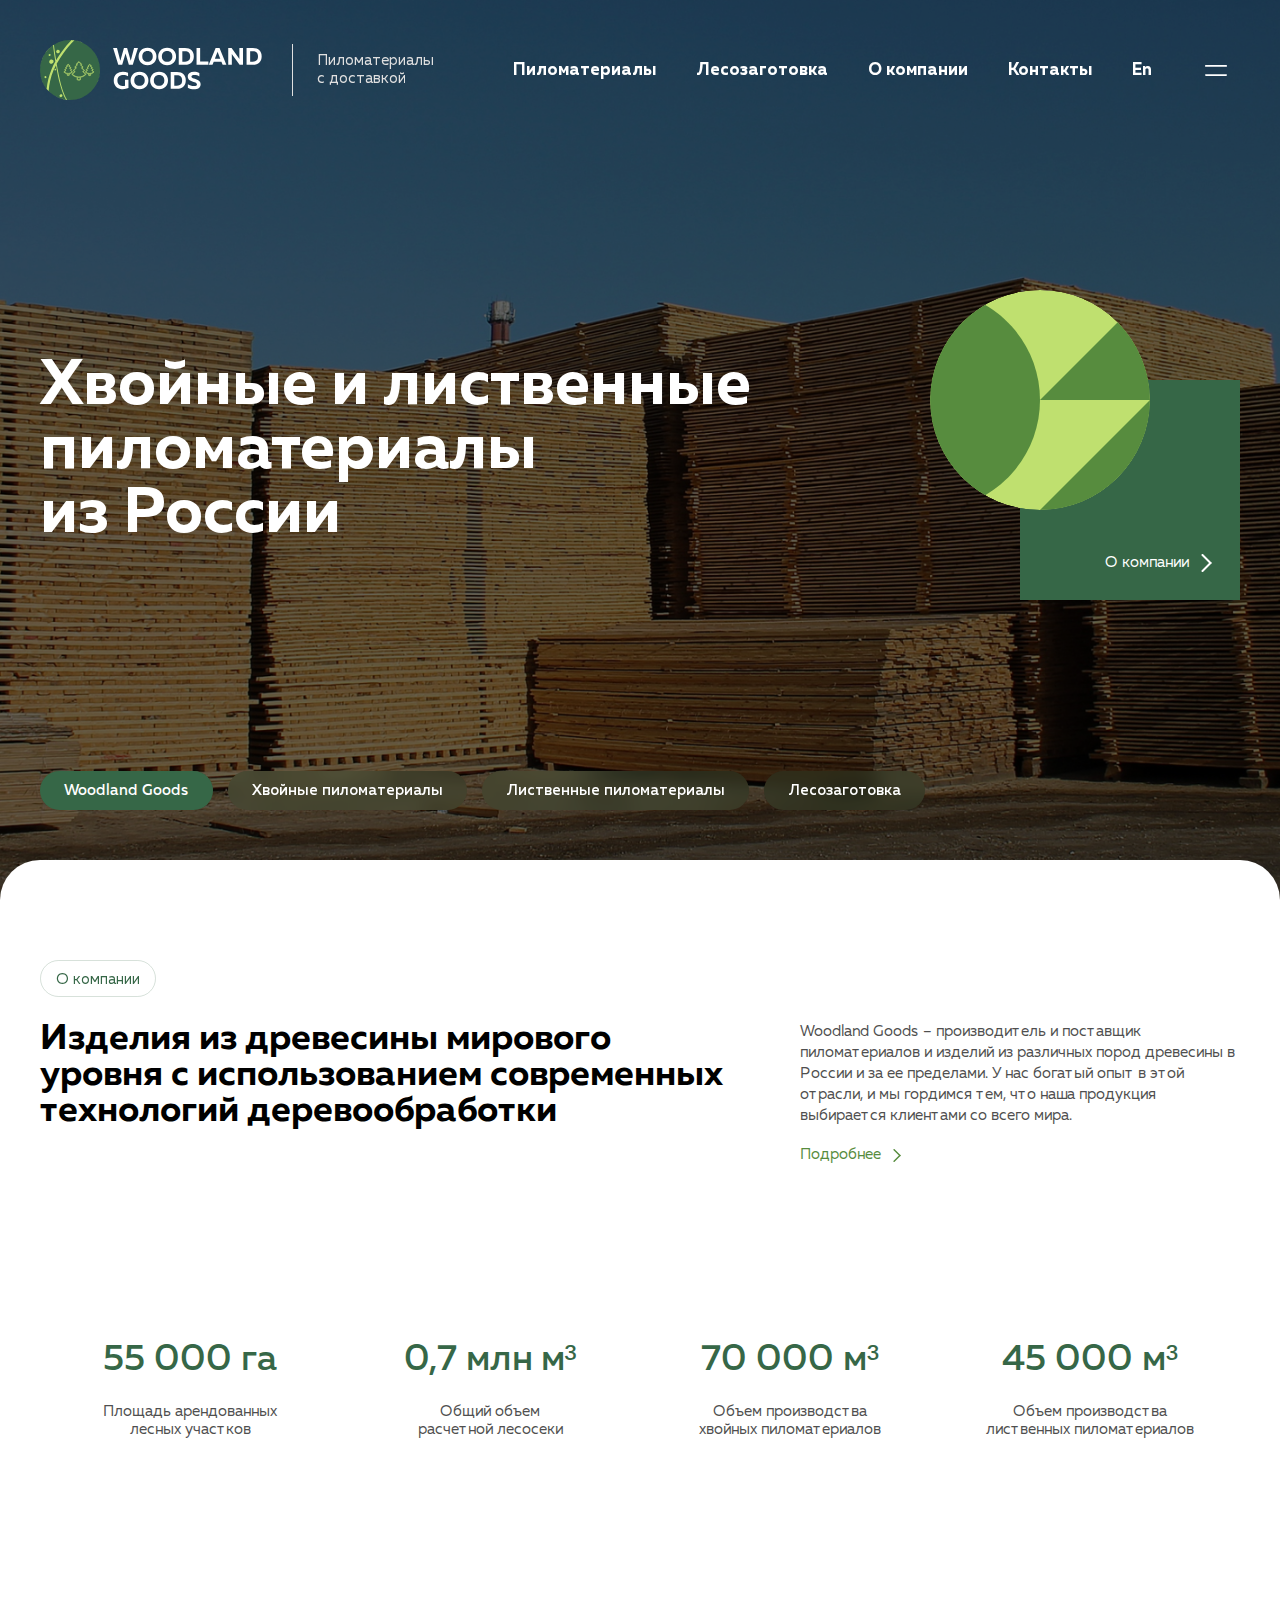
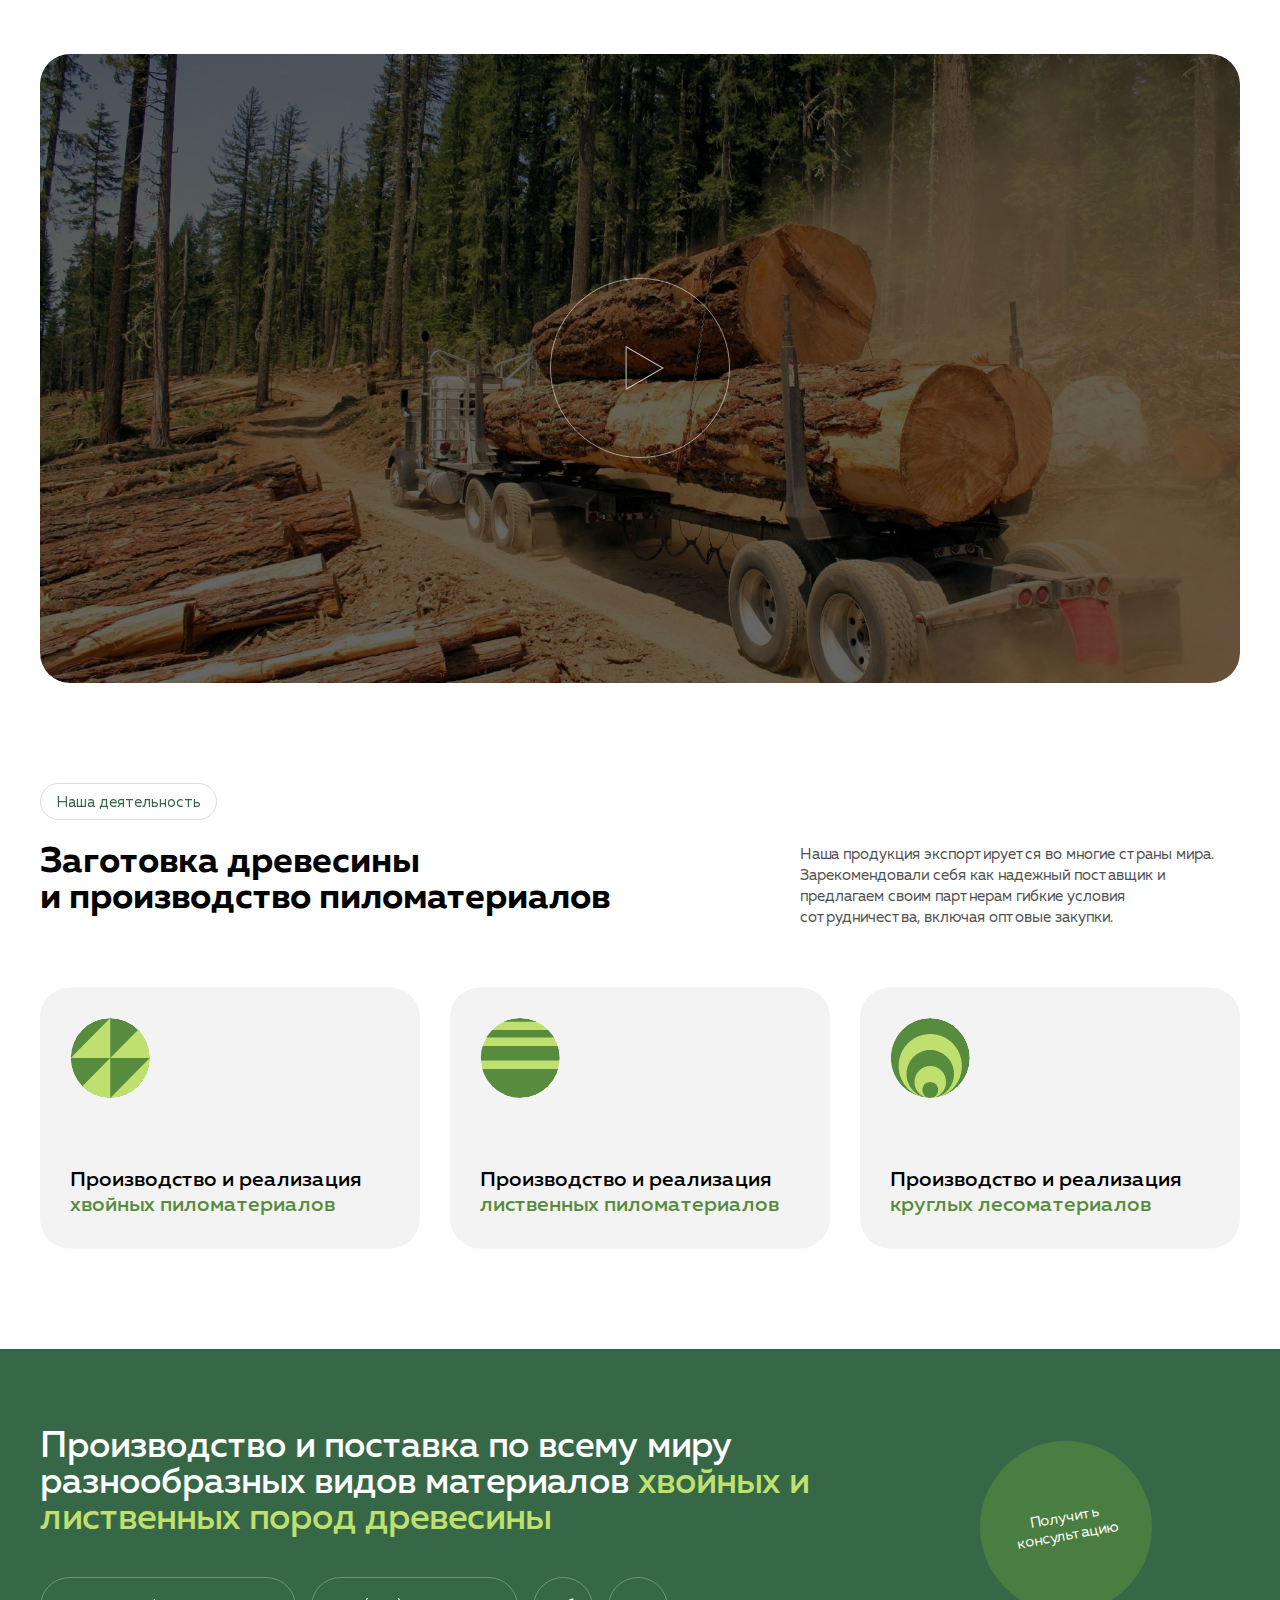
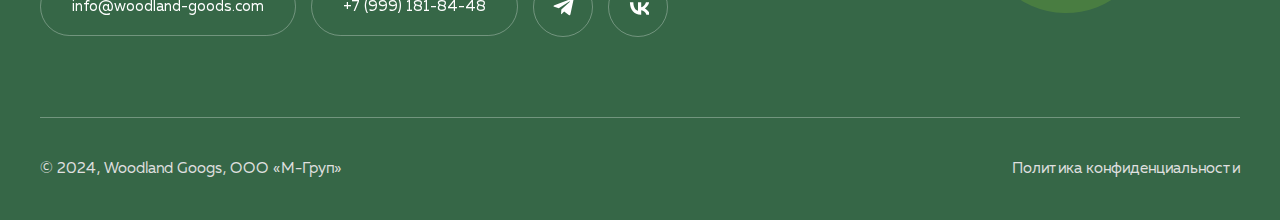
<file: index.html>
<!DOCTYPE html>
<html lang="ru">
	<head>
		<meta http-equiv="Content-Type" content="text/html; charset=utf-8">

		<!-- Adapting the page for mobile devices -->
		<meta name="viewport" content="width=device-width, initial-scale=1, maximum-scale=1">

		<!-- Prohibition of phone number recognition -->
		<meta name="format-detection" content="telephone=no">
		<meta name="SKYPE_TOOLBAR" content ="SKYPE_TOOLBAR_PARSER_COMPATIBLE">

		<!-- Page title -->
		<title>Заголовок страницы</title>

		<!-- Meta description -->
		<meta name="description" content="">

		<!-- Meta Keywords -->
		<meta name="keywords" content="">

		<!-- Changing the color of the mobile browser panel -->
		<meta name="msapplication-TileColor" content="#366747">
		<meta name="theme-color" content="#366747">

		<!-- Connecting style files -->
		<link rel="stylesheet" href="css/swiper-bundle.min.css" async>
		<link rel="stylesheet" href="css/swiper.css" async>
		<link rel="stylesheet" href="css/fancybox.css" async>
		<link rel="stylesheet" href="css/styles.css" async>

		<link rel="stylesheet" href="css/response_1899.css" media="print, (max-width: 1899px)" async>
		<link rel="stylesheet" href="css/response_1439.css" media="print, (max-width: 1439px)" async>
		<link rel="stylesheet" href="css/response_1279.css" media="print, (max-width: 1279px)" async>
		<link rel="stylesheet" href="css/response_1023.css" media="print, (max-width: 1023px)" async>
		<link rel="stylesheet" href="css/response_767.css" media="print, (max-width: 767px)" async>
		<link rel="stylesheet" href="css/response_479.css" media="(max-width: 479px)" async>
	</head>

	<body>
		<div class="wrap">
			<div class="main">
				<header>
					<div class="cont row">
						<div class="logo">
							<img src="images/logo.svg" alt="">
						</div>

						<div class="slogan">Пиломатериалы<br> с доставкой</div>

						<nav class="menu row">
							<div class="menu_item">
								<a href="/">Пиломатериалы</a>
							</div>

							<div class="menu_item">
								<a href="/">Лесозаготовка</a>
							</div>

							<div class="menu_item">
								<a href="/">О компании</a>
							</div>

							<div class="menu_item">
								<a href="/">Контакты</a>
							</div>
						</nav>

						<div class="langs">
							<a href="/">En</a>
						</div>

						<button class="menu_btn">
							<svg class="icon"><use xlink:href="images/sprite.svg#ic_menu"></use></svg>
						</button>
					</div>
				</header>


				<section class="sidebar_menu">
					<button class="close_btn">
						<svg class="icon"><use xlink:href="images/sprite.svg#ic_close"></use></svg>
					</button>

					<div class="scroll">
						<div class="links">
							<div><a class="active">Главная</a></div>

							<div><a href="/">Пиломатериалы</a></div>

							<div><a href="/">Лесозаготовка</a></div>

							<div><a href="/">О компании</a></div>

							<div><a href="/">Доставка</a></div>

							<div><a href="/">Контакты</a></div>
						</div>

						<div class="langs">
							<a href="/">En</a>
						</div>
					</div>
				</section>


				<section class="main_slider">
					<div class="swiper main">
						<div class="swiper-wrapper">
							<div class="swiper-slide">
								<div class="cont row">
									<div class="title">Хвойные и лиственные пиломатериалы<br> из России</div>

									<div class="info">
										<img src="images/main_slider_img1.svg" alt="" class="img" loading="lazy">

										<div class="link">
											<a href="/">
												<span>О компании</span>
												<svg class="icon"><use xlink:href="images/sprite.svg#ic_arr_hor"></use></svg>
											</a>
										</div>
									</div>
								</div>

								<img src="images/tmp/bg_main_slider1.jpg" alt="" class="bg" loading="lazy">
							</div>

							<div class="swiper-slide">
								<div class="cont row">
									<div class="title">Производство<br> хвойных<br> пиломатериалов</div>

									<div class="info">
										<img src="images/main_slider_img2.svg" alt="" class="img" loading="lazy">

										<div class="link">
											<a href="/">
												<span>В каталог</span>
												<svg class="icon"><use xlink:href="images/sprite.svg#ic_arr_hor"></use></svg>
											</a>
										</div>
									</div>
								</div>

								<img src="images/tmp/bg_main_slider2.jpg" alt="" class="bg" loading="lazy">
							</div>

							<div class="swiper-slide">
								<div class="cont row">
									<div class="title">Производство<br> лиственных<br> пиломатериалов</div>

									<div class="info">
										<img src="images/main_slider_img3.svg" alt="" class="img" loading="lazy">

										<div class="link">
											<a href="/">
												<span>В каталог</span>
												<svg class="icon"><use xlink:href="images/sprite.svg#ic_arr_hor"></use></svg>
											</a>
										</div>
									</div>
								</div>

								<img src="images/tmp/bg_main_slider3.jpg" alt="" class="bg" loading="lazy">
							</div>

							<div class="swiper-slide">
								<div class="cont row">
									<div class="title">Заготовка<br> и реализация<br> круглого леса</div>

									<div class="info">
										<img src="images/main_slider_img4.svg" alt="" class="img" loading="lazy">

										<div class="link">
											<a href="/">
												<span>Подробнее</span>
												<svg class="icon"><use xlink:href="images/sprite.svg#ic_arr_hor"></use></svg>
											</a>
										</div>
									</div>
								</div>

								<img src="images/tmp/bg_main_slider4.jpg" alt="" class="bg" loading="lazy">
							</div>
						</div>
					</div>

					<div class="btns">
						<div class="cont">
							<div class="swiper">
								<div class="swiper-wrapper">
									<div class="swiper-slide">
										<button class="btn">Woodland Goods</button>
									</div>

									<div class="swiper-slide">
										<button class="btn">Хвойные пиломатериалы</button>
									</div>

									<div class="swiper-slide">
										<button class="btn">Лиственные пиломатериалы</button>
									</div>

									<div class="swiper-slide">
										<button class="btn">Лесозаготовка</button>
									</div>
								</div>
							</div>
						</div>
					</div>
				</section>


				<section class="about_info block">
					<div class="cont">
						<div class="block_head">
							<div class="label"><span>О компании</span></div>

							<div class="title">Изделия из древесины мирового уровня с использованием современных технологий деревообработки</div>

							<div class="desc text_block">
								<p>Woodland Goods – производитель и поставщик пиломатериалов и изделий из различных пород древесины  в России и за ее пределами. У нас богатый опыт в этой отрасли, и мы гордимся тем, что наша продукция выбирается клиентами со всего мира.</p>

								<a href="/">
									<span>Подробнее</span>
									<svg class="icon"><use xlink:href="images/sprite.svg#ic_arr_hor"></use></svg>
								</a>
							</div>
						</div>

						<div class="row">
							<div class="item animate">
								<div class="val">55 000 га</div>

								<div class="desc">Площадь арендованных<br> лесных участков</div>

								<img src="images/bg_about_info_item.png" alt="" class="bg">
							</div>

							<div class="item animate">
								<div class="val">0,7 млн м³</div>

								<div class="desc">Общий объем<br> расчетной лесосеки</div>

								<img src="images/bg_about_info_item.png" alt="" class="bg">
							</div>

							<div class="item animate">
								<div class="val">70 000 м³</div>

								<div class="desc">Объем производства<br> хвойных пиломатериалов</div>

								<img src="images/bg_about_info_item.png" alt="" class="bg">
							</div>

							<div class="item animate">
								<div class="val">45 000 м³</div>

								<div class="desc">Объем производства<br> лиственных пиломатериалов</div>

								<img src="images/bg_about_info_item.png" alt="" class="bg">
							</div>
						</div>
					</div>
				</section>


				<section class="video block">
					<div class="cont">
						<a href="/" class="link fancy_img">
							<div class="thumb">
								<img src="images/tmp/video_thumb.jpg" alt="" loading="lazy">

								<div class="icon">
									<svg><use xlink:href="images/sprite.svg#ic_video_play"></use></svg>
									<svg><use xlink:href="images/sprite.svg#ic_video_play2"></use></svg>
								</div>
							</div>
						</a>
					</div>
				</section>


				<section class="services block">
					<div class="cont">
						<div class="block_head">
							<div class="label"><span>Наша деятельность</span></div>

							<div class="title">Заготовка древесины<br> и производство пиломатериалов</div>

							<div class="desc text_block">
								<p>Наша продукция экспортируется во многие страны мира. Зарекомендовали себя как надежный поставщик и предлагаем своим партнерам гибкие условия сотрудничества, включая оптовые закупки.</p>
							</div>
						</div>

						<div class="row">
							<a href="/" class="service">
								<div class="icon">
									<img src="images/tmp/ic_services1.svg" alt="" loading="lazy">
								</div>

								<div class="name">Производство и реализация <span>хвойных пиломатериалов</span></div>

								<div class="desc">Предлагаем покупателям сертифицированные в соответствии с международными стандартами пиломатериалы максимально широких породных и размерно-качественных характеристик.</div>
							</a>

							<a href="/" class="service">
								<div class="icon">
									<img src="images/tmp/ic_services2.svg" alt="" loading="lazy">
								</div>

								<div class="name">Производство и реализация <span>лиственных пиломатериалов</span></div>

								<div class="desc">Предлагаем покупателям сертифицированные в соответствии с международными стандартами пиломатериалы максимально широких породных и размерно-качественных характеристик.</div>
							</a>

							<a href="/" class="service">
								<div class="icon">
									<img src="images/tmp/ic_services3.svg" alt="" loading="lazy">
								</div>

								<div class="name">Производство и реализация <span>круглых лесоматериалов</span></div>

								<div class="desc">Предлагаем покупателям сертифицированные в соответствии с международными стандартами пиломатериалы максимально широких породных и размерно-качественных характеристик.</div>
							</a>
						</div>
					</div>
				</section>
			</div>


			<footer>
				<div class="cont row">
					<div class="data">
						<div class="title">Производство и поставка по всему миру разнообразных видов материалов <span>хвойных и лиственных пород древесины</span></div>

						<div class="contacts">
							<div class="email">
								<a href="mailto:info@woodland-goods.com">info@woodland-goods.com</a>
							</div>

							<div class="phone">
								<a href="tel:+7 (999) 181-84-48">+7 (999) 181-84-48</a>
							</div>

							<div class="socials">
								<a href="/" target="_blank" rel="noopener nofollow">
									<svg class="icon"><use xlink:href="images/sprite.svg#ic_telegram"></use></svg>
								</a>

								<a href="/" target="_blank" rel="noopener nofollow">
									<svg class="icon"><use xlink:href="images/sprite.svg#ic_vk"></use></svg>
								</a>
							</div>
						</div>
					</div>

					<button class="consult_btn">Получить<br> консультацию</button>

					<div class="bottom">
						<div class="copyright">&copy; 2024, Woodland Googs, ООО «М-Груп»</div>

						<div class="privacy_policy_link">
							<a href="/">Политика конфиденциальности</a>
						</div>
					</div>
				</div>
			</footer>


			<div class="overlay"></div>
		</div>


		<!-- Connecting javascript files -->
		<script src="js/jquery-3.6.3.min.js"></script>
		<script src="js/functions.js"></script>
		<script src="js/swiper-bundle.min.js"></script>
		<script src="js/fancybox.js"></script>
		<script src="js/imask.js"></script>
		<script src="js/scripts.js"></script>
	</body>
</html>
</file>
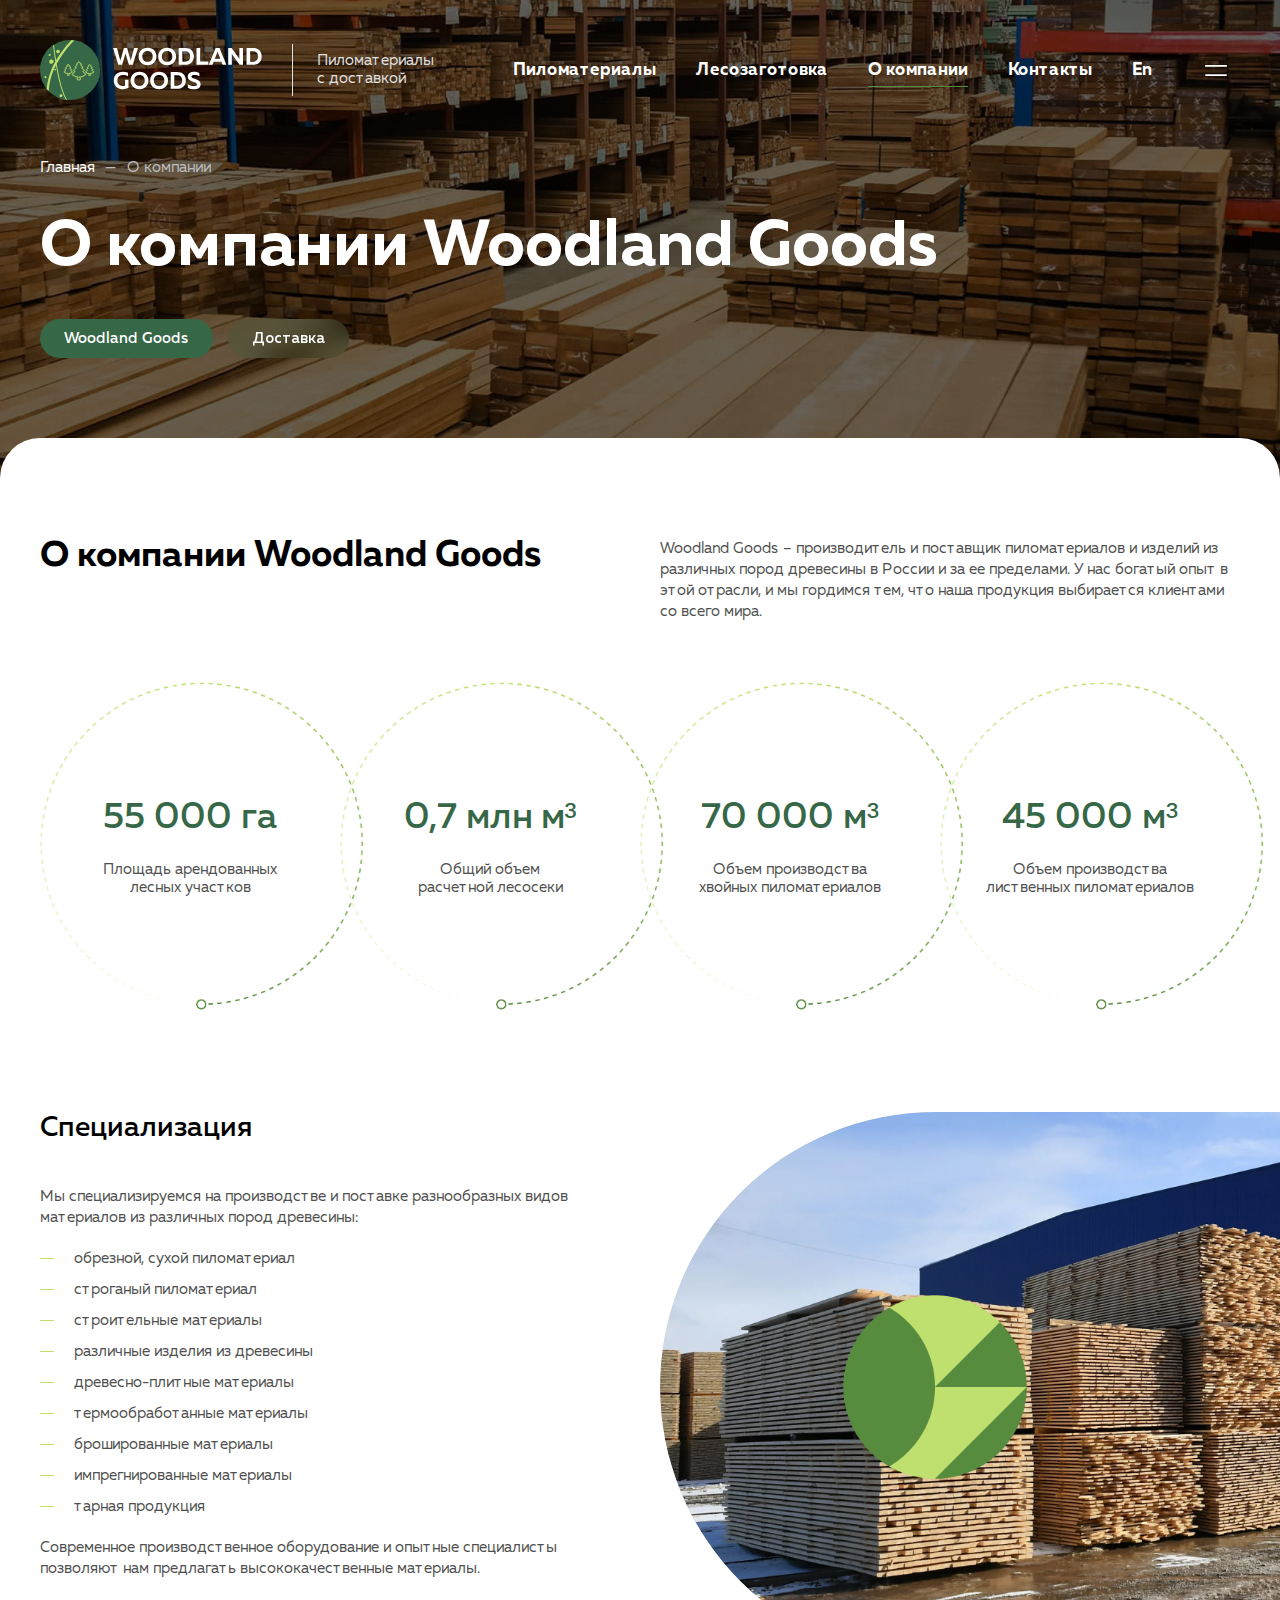
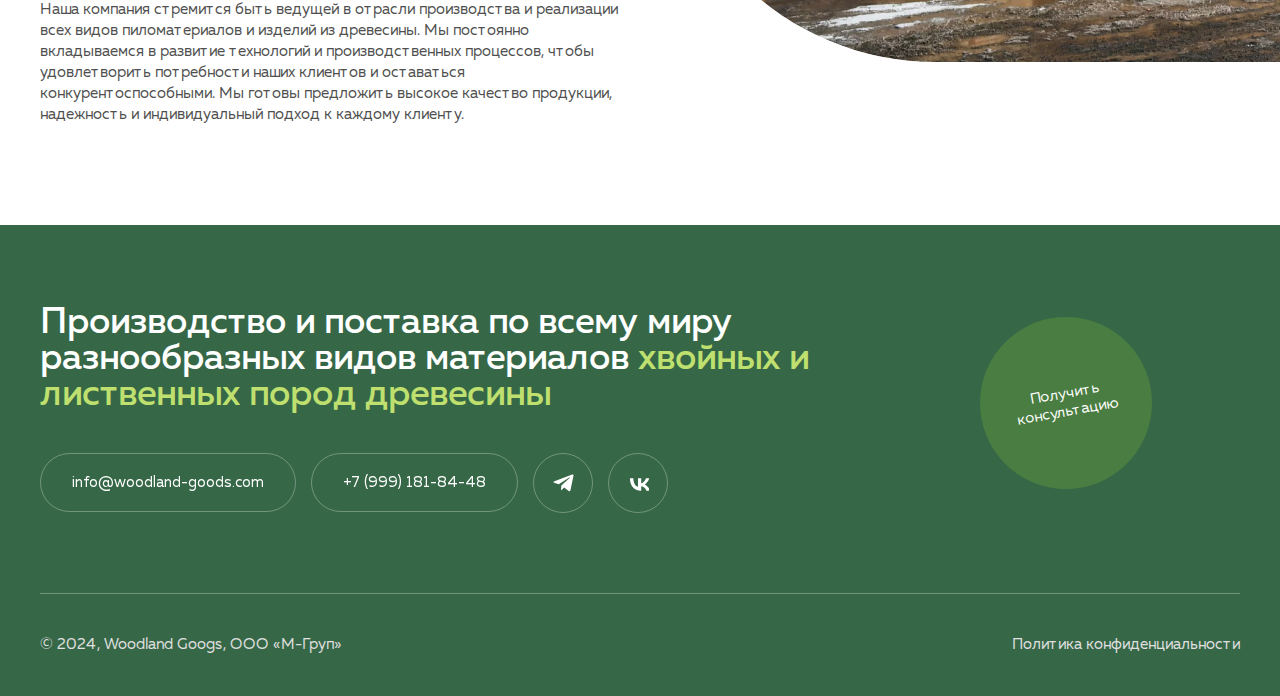
<file: about.html>
<!DOCTYPE html>
<html lang="ru">
	<head>
		<meta http-equiv="Content-Type" content="text/html; charset=utf-8">

		<!-- Adapting the page for mobile devices -->
		<meta name="viewport" content="width=device-width, initial-scale=1, maximum-scale=1">

		<!-- Prohibition of phone number recognition -->
		<meta name="format-detection" content="telephone=no">
		<meta name="SKYPE_TOOLBAR" content ="SKYPE_TOOLBAR_PARSER_COMPATIBLE">

		<!-- Page title -->
		<title>Заголовок страницы</title>

		<!-- Meta description -->
		<meta name="description" content="">

		<!-- Meta Keywords -->
		<meta name="keywords" content="">

		<!-- Changing the color of the mobile browser panel -->
		<meta name="msapplication-TileColor" content="#366747">
		<meta name="theme-color" content="#366747">

		<!-- Connecting style files -->
		<link rel="stylesheet" href="css/swiper-bundle.min.css" async>
		<link rel="stylesheet" href="css/swiper.css" async>
		<link rel="stylesheet" href="css/fancybox.css" async>
		<link rel="stylesheet" href="css/styles.css" async>

		<link rel="stylesheet" href="css/response_1899.css" media="print, (max-width: 1899px)" async>
		<link rel="stylesheet" href="css/response_1439.css" media="print, (max-width: 1439px)" async>
		<link rel="stylesheet" href="css/response_1279.css" media="print, (max-width: 1279px)" async>
		<link rel="stylesheet" href="css/response_1023.css" media="print, (max-width: 1023px)" async>
		<link rel="stylesheet" href="css/response_767.css" media="print, (max-width: 767px)" async>
		<link rel="stylesheet" href="css/response_479.css" media="(max-width: 479px)" async>
	</head>

	<body>
		<div class="wrap">
			<div class="main">
				<header>
					<div class="cont row">
						<a href="/" class="logo">
							<img src="images/logo.svg" alt="">
						</a>

						<div class="slogan">Пиломатериалы<br> с доставкой</div>

						<nav class="menu row">
							<div class="menu_item">
								<a href="/">Пиломатериалы</a>
							</div>

							<div class="menu_item">
								<a href="/">Лесозаготовка</a>
							</div>

							<div class="menu_item">
								<a class="active">О компании</a>
							</div>

							<div class="menu_item">
								<a href="/">Контакты</a>
							</div>
						</nav>

						<div class="langs">
							<a href="/">En</a>
						</div>

						<button class="menu_btn">
							<svg class="icon"><use xlink:href="images/sprite.svg#ic_menu"></use></svg>
						</button>
					</div>
				</header>


				<section class="sidebar_menu">
					<button class="close_btn">
						<svg class="icon"><use xlink:href="images/sprite.svg#ic_close"></use></svg>
					</button>

					<div class="scroll">
						<div class="links">
							<div><a class="active">Главная</a></div>

							<div><a href="/">Пиломатериалы</a></div>

							<div><a href="/">Лесозаготовка</a></div>

							<div><a href="/">О компании</a></div>

							<div><a href="/">Доставка</a></div>

							<div><a href="/">Контакты</a></div>
						</div>

						<div class="langs">
							<a href="/">En</a>
						</div>
					</div>
				</section>


				<section class="page_head">
					<div class="cont">
						<div class="breadcrumbs">
							<a href="/">Главная</a>

							<span class="sep">—</span>

							<span class="current">О компании</span>
						</div>

						<h1 class="page_title">О компании Woodland Goods </h1>

						<div class="links">
							<div class="swiper">
								<div class="swiper-wrapper">
									<div class="swiper-slide">
										<a class="active">Woodland Goods</a>
									</div>

									<div class="swiper-slide">
										<a href="/">Доставка</a>
									</div>
								</div>
							</div>
						</div>
					</div>

					<img src="images/tmp/bg_page_head3.jpg" alt="" class="bg" loading="lazy">
				</section>


				<section class="about_info block">
					<div class="cont">
						<div class="block_head">
							<div class="title small">О компании Woodland Goods</div>

							<div class="desc text_block big">
								<p>Woodland Goods – производитель и поставщик пиломатериалов и изделий из различных пород древесины  в России и за ее пределами. У нас богатый опыт в этой отрасли, и мы гордимся тем, что наша продукция выбирается клиентами со всего мира.</p>
							</div>
						</div>

						<div class="row">
							<div class="item animate">
								<div class="val">55 000 га</div>

								<div class="desc">Площадь арендованных<br> лесных участков</div>

								<img src="images/bg_about_info_item.png" alt="" class="bg">
							</div>

							<div class="item animate">
								<div class="val">0,7 млн м³</div>

								<div class="desc">Общий объем<br> расчетной лесосеки</div>

								<img src="images/bg_about_info_item.png" alt="" class="bg">
							</div>

							<div class="item animate">
								<div class="val">70 000 м³</div>

								<div class="desc">Объем производства<br> хвойных пиломатериалов</div>

								<img src="images/bg_about_info_item.png" alt="" class="bg">
							</div>

							<div class="item animate">
								<div class="val">45 000 м³</div>

								<div class="desc">Объем производства<br> лиственных пиломатериалов</div>

								<img src="images/bg_about_info_item.png" alt="" class="bg">
							</div>
						</div>
					</div>
				</section>


				<section class="specialization block">
					<div class="cont row">
						<div class="data">
							<div class="title">Специализация</div>

							<div class="text_block">
								<p>Мы специализируемся на производстве и поставке разнообразных видов материалов из различных пород древесины:</p>

								<ul>
									<li>обрезной, сухой пиломатериал</li>
									<li>строганый пиломатериал</li>
									<li>строительные материалы</li>
									<li>различные изделия из древесины</li>
									<li>древесно-плитные материалы</li>
									<li>термообработанные материалы</li>
									<li>брошированные материалы</li>
									<li>импрегнированные материалы</li>
									<li>тарная продукция</li>
								</ul>

								<p>Современное производственное оборудование и опытные специалисты позволяют нам предлагать высококачественные материалы.</p>

								<p>Наша компания стремится быть ведущей в отрасли производства и реализации всех видов пиломатериалов и изделий из древесины. Мы постоянно вкладываемся в развитие технологий и производственных процессов, чтобы удовлетворить потребности наших клиентов и оставаться конкурентоспособными. Мы готовы предложить высокое качество продукции, надежность и индивидуальный подход к каждому клиенту.</p>
							</div>
						</div>

						<div class="image">
							<img src="images/tmp/specialization_img.jpg" alt="" loading="lazy">
						</div>
					</div>
				</section>
			</div>


			<footer>
				<div class="cont row">
					<div class="data">
						<div class="title">Производство и поставка по всему миру разнообразных видов материалов <span>хвойных и лиственных пород древесины</span></div>

						<div class="contacts">
							<div class="email">
								<a href="mailto:info@woodland-goods.com">info@woodland-goods.com</a>
							</div>

							<div class="phone">
								<a href="tel:+7 (999) 181-84-48">+7 (999) 181-84-48</a>
							</div>

							<div class="socials">
								<a href="/" target="_blank" rel="noopener nofollow">
									<svg class="icon"><use xlink:href="images/sprite.svg#ic_telegram"></use></svg>
								</a>

								<a href="/" target="_blank" rel="noopener nofollow">
									<svg class="icon"><use xlink:href="images/sprite.svg#ic_vk"></use></svg>
								</a>
							</div>
						</div>
					</div>

					<button class="consult_btn">Получить<br> консультацию</button>

					<div class="bottom">
						<div class="copyright">&copy; 2024, Woodland Googs, ООО «М-Груп»</div>

						<div class="privacy_policy_link">
							<a href="/">Политика конфиденциальности</a>
						</div>
					</div>
				</div>
			</footer>


			<div class="overlay"></div>
		</div>


		<!-- Connecting javascript files -->
		<script src="js/jquery-3.6.3.min.js"></script>
		<script src="js/functions.js"></script>
		<script src="js/swiper-bundle.min.js"></script>
		<script src="js/fancybox.js"></script>
		<script src="js/imask.js"></script>
		<script src="js/scripts.js"></script>
	</body>
</html>
</file>
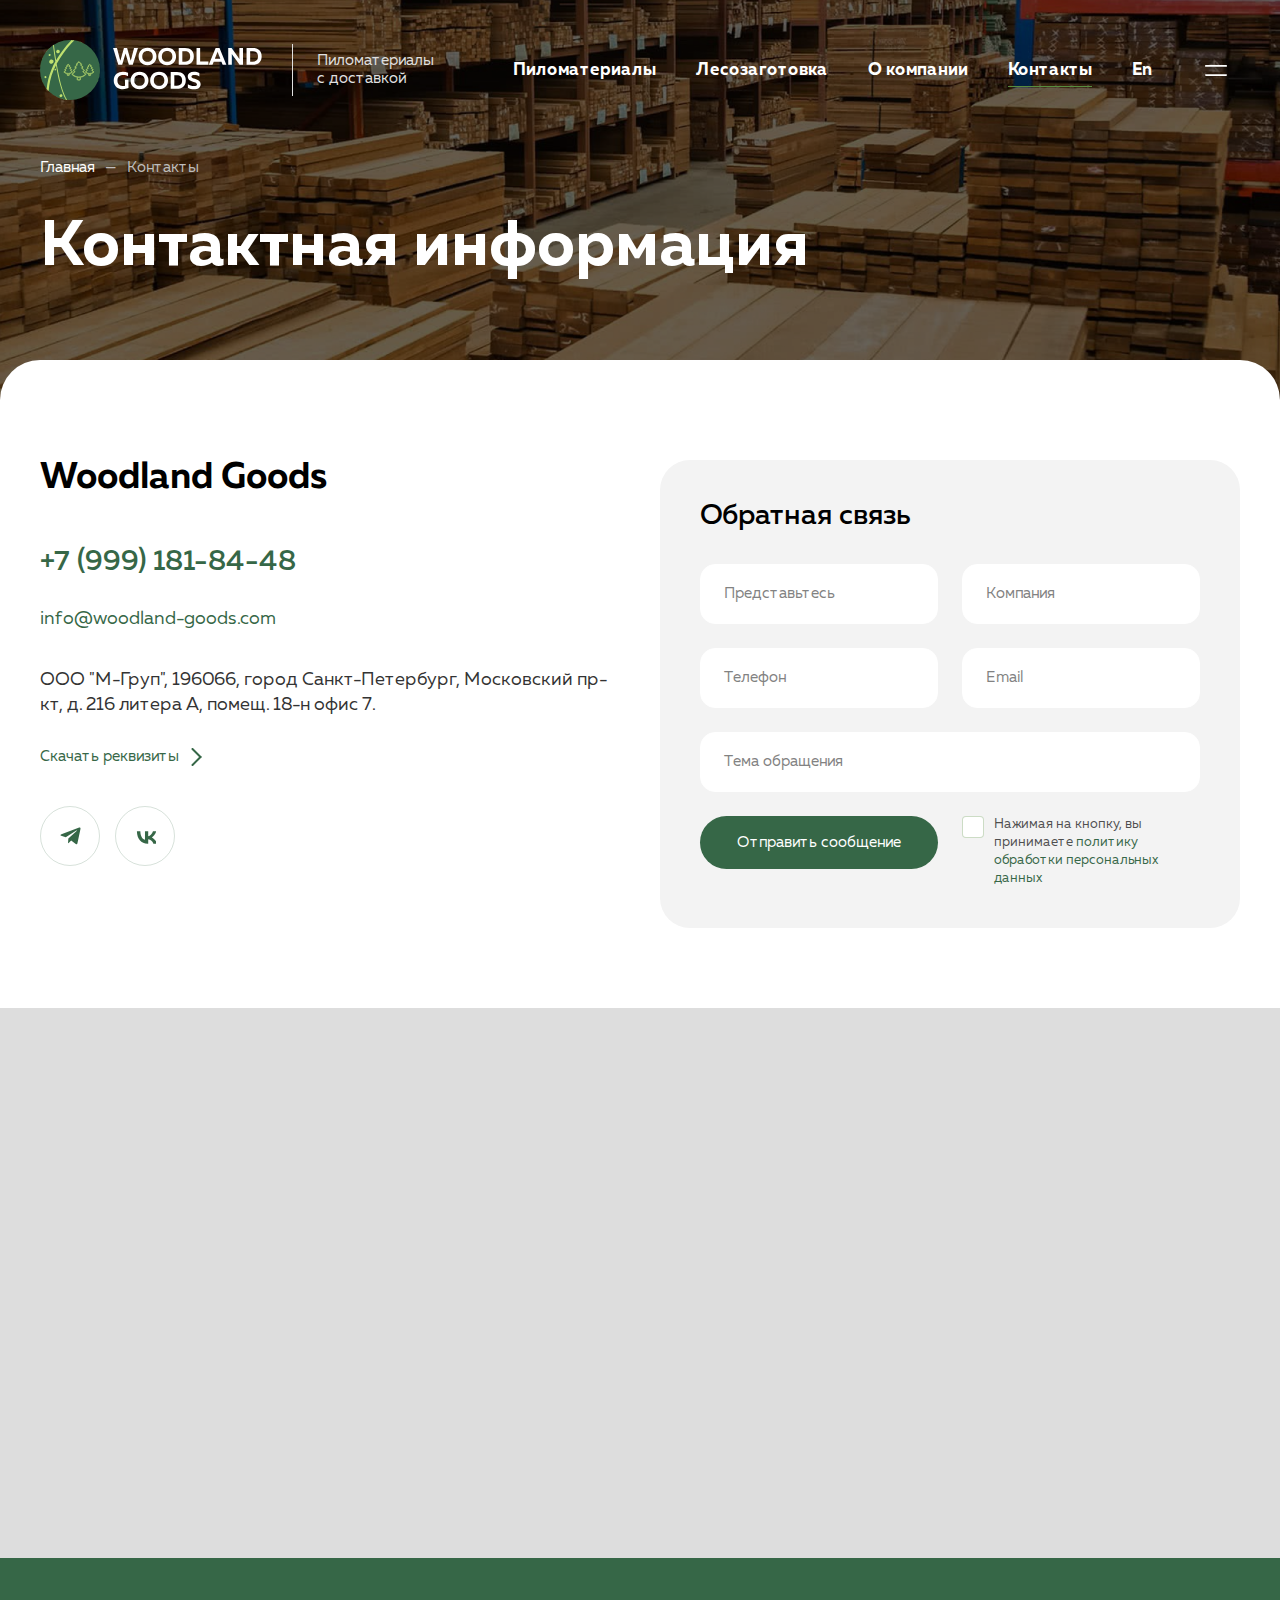
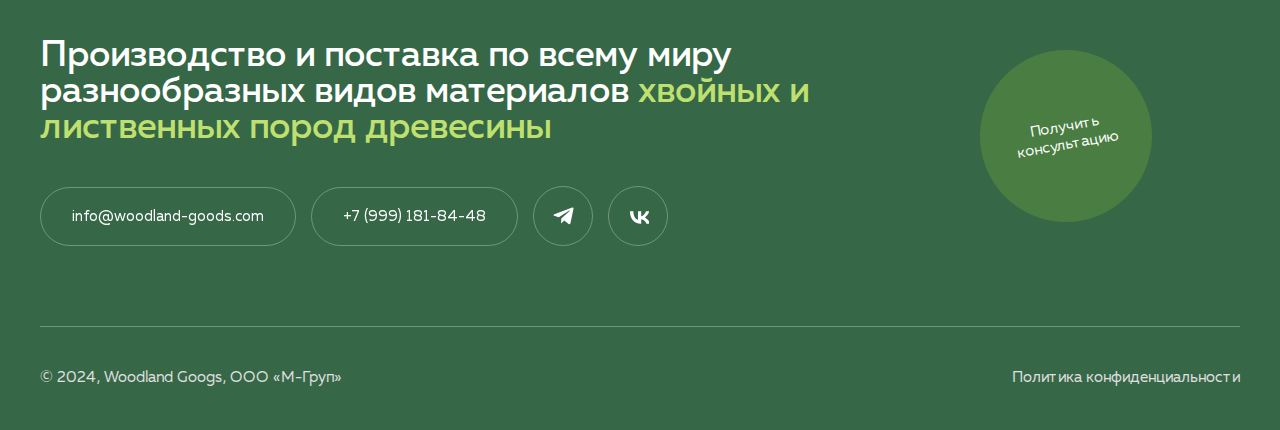
<file: contacts.html>
<!DOCTYPE html>
<html lang="ru">
	<head>
		<meta http-equiv="Content-Type" content="text/html; charset=utf-8">

		<!-- Adapting the page for mobile devices -->
		<meta name="viewport" content="width=device-width, initial-scale=1, maximum-scale=1">

		<!-- Prohibition of phone number recognition -->
		<meta name="format-detection" content="telephone=no">
		<meta name="SKYPE_TOOLBAR" content ="SKYPE_TOOLBAR_PARSER_COMPATIBLE">

		<!-- Page title -->
		<title>Заголовок страницы</title>

		<!-- Meta description -->
		<meta name="description" content="">

		<!-- Meta Keywords -->
		<meta name="keywords" content="">

		<!-- Changing the color of the mobile browser panel -->
		<meta name="msapplication-TileColor" content="#366747">
		<meta name="theme-color" content="#366747">

		<!-- Connecting style files -->
		<link rel="stylesheet" href="css/swiper-bundle.min.css" async>
		<link rel="stylesheet" href="css/swiper.css" async>
		<link rel="stylesheet" href="css/fancybox.css" async>
		<link rel="stylesheet" href="css/styles.css" async>

		<link rel="stylesheet" href="css/response_1899.css" media="print, (max-width: 1899px)" async>
		<link rel="stylesheet" href="css/response_1439.css" media="print, (max-width: 1439px)" async>
		<link rel="stylesheet" href="css/response_1279.css" media="print, (max-width: 1279px)" async>
		<link rel="stylesheet" href="css/response_1023.css" media="print, (max-width: 1023px)" async>
		<link rel="stylesheet" href="css/response_767.css" media="print, (max-width: 767px)" async>
		<link rel="stylesheet" href="css/response_479.css" media="(max-width: 479px)" async>
	</head>

	<body>
		<div class="wrap">
			<div class="main">
				<header>
					<div class="cont row">
						<a href="/" class="logo">
							<img src="images/logo.svg" alt="">
						</a>

						<div class="slogan">Пиломатериалы<br> с доставкой</div>

						<nav class="menu row">
							<div class="menu_item">
								<a href="/">Пиломатериалы</a>
							</div>

							<div class="menu_item">
								<a href="/">Лесозаготовка</a>
							</div>

							<div class="menu_item">
								<a href="/">О компании</a>
							</div>

							<div class="menu_item">
								<a class="active">Контакты</a>
							</div>
						</nav>

						<div class="langs">
							<a href="/">En</a>
						</div>

						<button class="menu_btn">
							<svg class="icon"><use xlink:href="images/sprite.svg#ic_menu"></use></svg>
						</button>
					</div>
				</header>


				<section class="sidebar_menu">
					<button class="close_btn">
						<svg class="icon"><use xlink:href="images/sprite.svg#ic_close"></use></svg>
					</button>

					<div class="scroll">
						<div class="links">
							<div><a class="active">Главная</a></div>

							<div><a href="/">Пиломатериалы</a></div>

							<div><a href="/">Лесозаготовка</a></div>

							<div><a href="/">О компании</a></div>

							<div><a href="/">Доставка</a></div>

							<div><a href="/">Контакты</a></div>
						</div>

						<div class="langs">
							<a href="/">En</a>
						</div>
					</div>
				</section>


				<section class="page_head">
					<div class="cont">
						<div class="breadcrumbs">
							<a href="/">Главная</a>

							<span class="sep">—</span>

							<span class="current">Контакты</span>
						</div>

						<h1 class="page_title">Контактная информация</h1>
					</div>

					<img src="images/tmp/bg_page_head3.jpg" alt="" class="bg" loading="lazy">
				</section>


				<section class="contacts_info">
					<div class="cont row">
						<div class="data">
							<div class="company">Woodland Goods</div>

							<div class="phone">
								<a href="tel:+79991818448">+7 (999) 181-84-48</a>
							</div>

							<div class="email">
								<a href="mailto:info@woodland-goods.com">info@woodland-goods.com</a>
							</div>

							<div class="location">ООО "М-Груп", 196066, город Санкт-Петербург, Московский пр-кт, д. 216 литера А, помещ. 18-н офис 7.</div>

							<div class="download">
								<div><a href="/" download>
									<span>Скачать реквизиты</span>
									<svg class="icon"><use xlink:href="images/sprite.svg#ic_arr_hor"></use></svg>
								</a></div>
							</div>

							<div class="socials">
								<a href="/" target="_blank" rel="noopener nofollow">
									<svg class="icon"><use xlink:href="images/sprite.svg#ic_telegram"></use></svg>
								</a>

								<a href="/" target="_blank" rel="noopener nofollow">
									<svg class="icon"><use xlink:href="images/sprite.svg#ic_vk"></use></svg>
								</a>
							</div>
						</div>

						<div class="feedback">
							<div class="title">Обратная связь</div>

							<form action="" class="form">
								<div class="columns">
									<div class="line">
										<div class="field">
											<input type="text" name="" value="" class="input">

											<div class="label">Представьтесь</div>
										</div>
									</div>

									<div class="line">
										<div class="field">
											<input type="text" name="" value="" class="input">

											<div class="label">Компания</div>
										</div>
									</div>

									<div class="line">
										<div class="field">
											<input type="tel" name="" value="" class="input">

											<div class="label">Телефон</div>
										</div>
									</div>

									<div class="line">
										<div class="field">
											<input type="email" name="" value="" class="input">

											<div class="label">Email</div>
										</div>
									</div>
								</div>

								<div class="line">
									<div class="field">
										<input type="text" name="" value="" class="input">

										<div class="label">Тема обращения</div>
									</div>
								</div>

								<div class="submit">
									<button type="submit" class="submit_btn">Отправить сообщение</button>

									<div class="agree">
										<label class="checkbox">
											<input type="checkbox" name="agree">

											<div class="check">
												<svg><use xlink:href="images/sprite.svg#ic_check"></use></svg>
											</div>

											<div>Нажимая на кнопку, вы принимаете <a href="/" target="_blank">политику обработки персональных данных</a></div>
										</label>
									</div>
								</div>
							</form>
						</div>
					</div>

					<div id="map"></div>
				</section>
			</div>


			<footer>
				<div class="cont row">
					<div class="data">
						<div class="title">Производство и поставка по всему миру разнообразных видов материалов <span>хвойных и лиственных пород древесины</span></div>

						<div class="contacts">
							<div class="email">
								<a href="mailto:info@woodland-goods.com">info@woodland-goods.com</a>
							</div>

							<div class="phone">
								<a href="tel:+7 (999) 181-84-48">+7 (999) 181-84-48</a>
							</div>

							<div class="socials">
								<a href="/" target="_blank" rel="noopener nofollow">
									<svg class="icon"><use xlink:href="images/sprite.svg#ic_telegram"></use></svg>
								</a>

								<a href="/" target="_blank" rel="noopener nofollow">
									<svg class="icon"><use xlink:href="images/sprite.svg#ic_vk"></use></svg>
								</a>
							</div>
						</div>
					</div>

					<button class="consult_btn">Получить<br> консультацию</button>

					<div class="bottom">
						<div class="copyright">&copy; 2024, Woodland Googs, ООО «М-Груп»</div>

						<div class="privacy_policy_link">
							<a href="/">Политика конфиденциальности</a>
						</div>
					</div>
				</div>
			</footer>


			<div class="overlay"></div>
		</div>


		<!-- Connecting javascript files -->
		<script src="js/jquery-3.6.3.min.js"></script>
		<script src="js/functions.js"></script>
		<script src="js/swiper-bundle.min.js"></script>
		<script src="js/fancybox.js"></script>
		<script src="js/imask.js"></script>
		<script src="js/scripts.js"></script>

		<!-- Яндекс карты -->
		<script src="http://api-maps.yandex.ru/2.1.75/?load=package.standard,package.geoObjects&lang=ru-RU"></script>
		<script>
			document.addEventListener('DOMContentLoaded', function () {
				// Map
				initMap()
			})
		</script>
	</body>
</html>
</file>
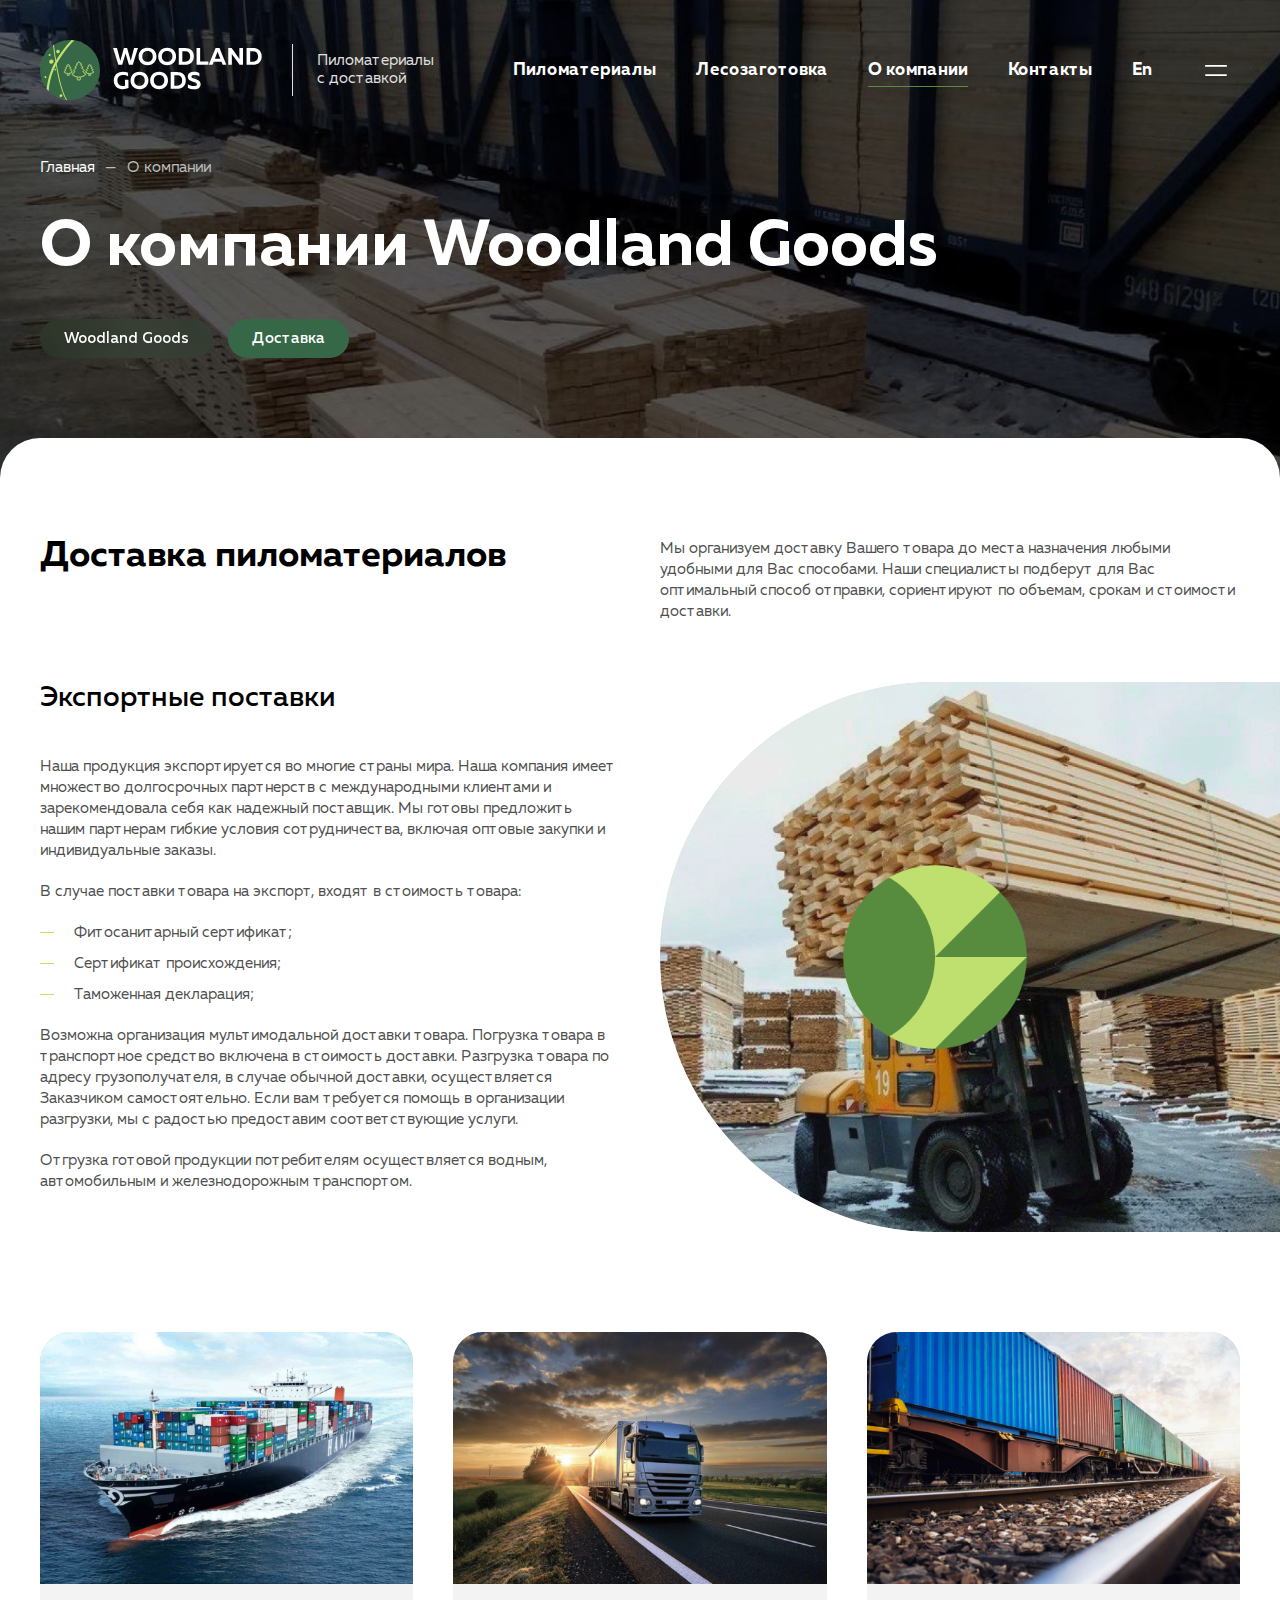
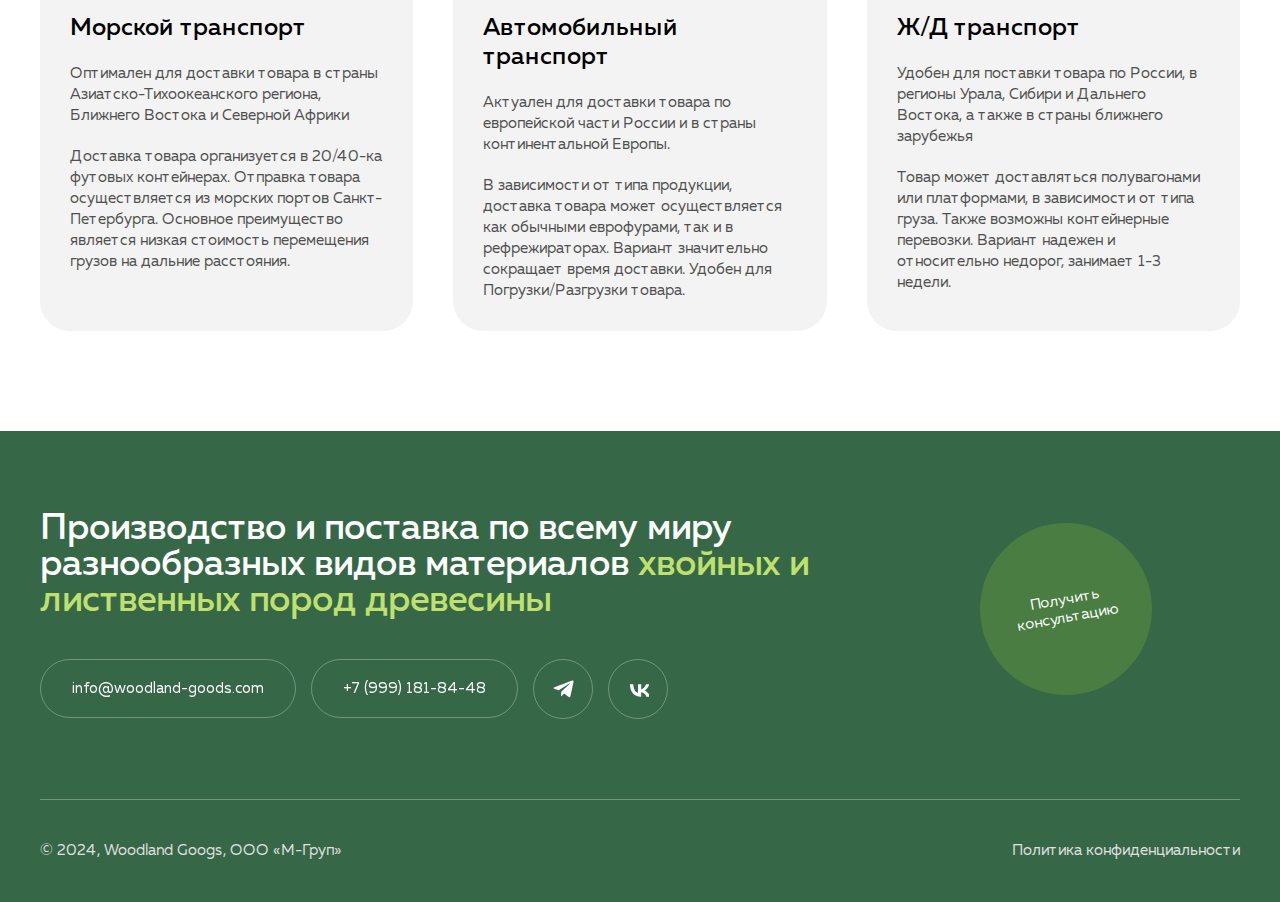
<file: delivery.html>
<!DOCTYPE html>
<html lang="ru">
	<head>
		<meta http-equiv="Content-Type" content="text/html; charset=utf-8">

		<!-- Adapting the page for mobile devices -->
		<meta name="viewport" content="width=device-width, initial-scale=1, maximum-scale=1">

		<!-- Prohibition of phone number recognition -->
		<meta name="format-detection" content="telephone=no">
		<meta name="SKYPE_TOOLBAR" content ="SKYPE_TOOLBAR_PARSER_COMPATIBLE">

		<!-- Page title -->
		<title>Заголовок страницы</title>

		<!-- Meta description -->
		<meta name="description" content="">

		<!-- Meta Keywords -->
		<meta name="keywords" content="">

		<!-- Changing the color of the mobile browser panel -->
		<meta name="msapplication-TileColor" content="#366747">
		<meta name="theme-color" content="#366747">

		<!-- Connecting style files -->
		<link rel="stylesheet" href="css/swiper-bundle.min.css" async>
		<link rel="stylesheet" href="css/swiper.css" async>
		<link rel="stylesheet" href="css/fancybox.css" async>
		<link rel="stylesheet" href="css/styles.css" async>

		<link rel="stylesheet" href="css/response_1899.css" media="print, (max-width: 1899px)" async>
		<link rel="stylesheet" href="css/response_1439.css" media="print, (max-width: 1439px)" async>
		<link rel="stylesheet" href="css/response_1279.css" media="print, (max-width: 1279px)" async>
		<link rel="stylesheet" href="css/response_1023.css" media="print, (max-width: 1023px)" async>
		<link rel="stylesheet" href="css/response_767.css" media="print, (max-width: 767px)" async>
		<link rel="stylesheet" href="css/response_479.css" media="(max-width: 479px)" async>
	</head>

	<body>
		<div class="wrap">
			<div class="main">
				<header>
					<div class="cont row">
						<a href="/" class="logo">
							<img src="images/logo.svg" alt="">
						</a>

						<div class="slogan">Пиломатериалы<br> с доставкой</div>

						<nav class="menu row">
							<div class="menu_item">
								<a href="/">Пиломатериалы</a>
							</div>

							<div class="menu_item">
								<a href="/">Лесозаготовка</a>
							</div>

							<div class="menu_item">
								<a class="active">О компании</a>
							</div>

							<div class="menu_item">
								<a href="/">Контакты</a>
							</div>
						</nav>

						<div class="langs">
							<a href="/">En</a>
						</div>

						<button class="menu_btn">
							<svg class="icon"><use xlink:href="images/sprite.svg#ic_menu"></use></svg>
						</button>
					</div>
				</header>


				<section class="sidebar_menu">
					<button class="close_btn">
						<svg class="icon"><use xlink:href="images/sprite.svg#ic_close"></use></svg>
					</button>

					<div class="scroll">
						<div class="links">
							<div><a class="active">Главная</a></div>

							<div><a href="/">Пиломатериалы</a></div>

							<div><a href="/">Лесозаготовка</a></div>

							<div><a href="/">О компании</a></div>

							<div><a href="/">Доставка</a></div>

							<div><a href="/">Контакты</a></div>
						</div>

						<div class="langs">
							<a href="/">En</a>
						</div>
					</div>
				</section>


				<section class="page_head">
					<div class="cont">
						<div class="breadcrumbs">
							<a href="/">Главная</a>

							<span class="sep">—</span>

							<span class="current">О компании</span>
						</div>

						<h1 class="page_title">О компании Woodland Goods </h1>

						<div class="links">
							<div class="swiper">
								<div class="swiper-wrapper">
									<div class="swiper-slide">
										<a href="/">Woodland Goods</a>
									</div>

									<div class="swiper-slide">
										<a class="active">Доставка</a>
									</div>
								</div>
							</div>
						</div>
					</div>

					<img src="images/tmp/bg_page_head4.jpg" alt="" class="bg" loading="lazy">
				</section>


				<section class="delivery_info block">
					<div class="cont">
						<div class="block_head">
							<div class="title small">Доставка пиломатериалов</div>

							<div class="desc text_block big">
								<p>Мы организуем доставку Вашего товара до места назначения любыми удобными для Вас способами. Наши специалисты подберут для Вас оптимальный способ отправки, сориентируют по объемам, срокам и стоимости доставки.</p>
							</div>
						</div>

						<div class="row">
							<div class="data">
								<div class="title">Экспортные поставки</div>

								<div class="text_block">
									<p>Наша продукция экспортируется во многие страны мира. Наша компания имеет множество долгосрочных партнерств с международными клиентами и зарекомендовала себя как надежный поставщик. Мы готовы предложить нашим партнерам гибкие условия сотрудничества, включая оптовые закупки и индивидуальные заказы.</p>

									<p>В случае поставки товара на экспорт, входят в стоимость товара:</p>

									<ul>
										<li>Фитосанитарный сертификат;</li>
										<li>Сертификат происхождения;</li>
										<li>Таможенная декларация;</li>
									</ul>

									<p>Возможна организация мультимодальной доставки товара. Погрузка товара в транспортное средство включена в стоимость доставки. Разгрузка товара по адресу грузополучателя, в случае обычной доставки, осуществляется Заказчиком самостоятельно. Если вам требуется помощь в организации разгрузки, мы с радостью предоставим соответствующие услуги.</p>

									<p>Отгрузка готовой продукции потребителям осуществляется водным, автомобильным и железнодорожным транспортом.</p>
								</div>
							</div>

							<div class="image">
								<img src="images/tmp/delivery_info_img.jpg" alt="" loading="lazy">
							</div>
						</div>
					</div>
				</section>


				<section class="transport block">
					<div class="cont">
						<div class="row">
							<div class="item">
								<div class="thumb">
									<img src="images/tmp/transport_thumb1.jpg" alt="" loading="lazy">
								</div>

								<div class="info">
									<div class="name">Морской транспорт</div>

									<div class="desc text_block">
										<p>Оптимален для доставки товара в страны Азиатско-Тихоокеанского региона, Ближнего Востока и Северной Африки</p>

										<p>Доставка товара организуется в 20/40-ка футовых контейнерах. Отправка товара осуществляется из морских портов Санкт-Петербурга. Основное преимущество является низкая стоимость перемещения грузов на дальние расстояния.</p>
									</div>
								</div>
							</div>

							<div class="item">
								<div class="thumb">
									<img src="images/tmp/transport_thumb2.jpg" alt="" loading="lazy">
								</div>

								<div class="info">
									<div class="name">Автомобильный транспорт</div>

									<div class="desc text_block">
										<p>Актуален для доставки товара по европейской части России и в страны континентальной Европы.</p>

										<p>В зависимости от типа продукции, доставка товара может осуществляется как обычными еврофурами, так и в рефрежираторах. Вариант значительно сокращает время доставки. Удобен для Погрузки/Разгрузки товара.</p>
									</div>
								</div>
							</div>

							<div class="item">
								<div class="thumb">
									<img src="images/tmp/transport_thumb3.jpg" alt="" loading="lazy">
								</div>

								<div class="info">
									<div class="name">Ж/Д транспорт</div>

									<div class="desc text_block">
										<p>Удобен для поставки товара по России, в регионы Урала, Сибири и Дальнего Востока, а также в страны ближнего зарубежья</p>

										<p>Товар может доставляться полувагонами или платформами, в зависимости от типа груза. Также возможны контейнерные перевозки. Вариант надежен и относительно недорог, занимает 1-3 недели.</p>
									</div>
								</div>
							</div>
						</div>
					</div>
				</section>
			</div>


			<footer>
				<div class="cont row">
					<div class="data">
						<div class="title">Производство и поставка по всему миру разнообразных видов материалов <span>хвойных и лиственных пород древесины</span></div>

						<div class="contacts">
							<div class="email">
								<a href="mailto:info@woodland-goods.com">info@woodland-goods.com</a>
							</div>

							<div class="phone">
								<a href="tel:+7 (999) 181-84-48">+7 (999) 181-84-48</a>
							</div>

							<div class="socials">
								<a href="/" target="_blank" rel="noopener nofollow">
									<svg class="icon"><use xlink:href="images/sprite.svg#ic_telegram"></use></svg>
								</a>

								<a href="/" target="_blank" rel="noopener nofollow">
									<svg class="icon"><use xlink:href="images/sprite.svg#ic_vk"></use></svg>
								</a>
							</div>
						</div>
					</div>

					<button class="consult_btn">Получить<br> консультацию</button>

					<div class="bottom">
						<div class="copyright">&copy; 2024, Woodland Googs, ООО «М-Груп»</div>

						<div class="privacy_policy_link">
							<a href="/">Политика конфиденциальности</a>
						</div>
					</div>
				</div>
			</footer>


			<div class="overlay"></div>
		</div>


		<!-- Connecting javascript files -->
		<script src="js/jquery-3.6.3.min.js"></script>
		<script src="js/functions.js"></script>
		<script src="js/swiper-bundle.min.js"></script>
		<script src="js/fancybox.js"></script>
		<script src="js/imask.js"></script>
		<script src="js/scripts.js"></script>
	</body>
</html>
</file>
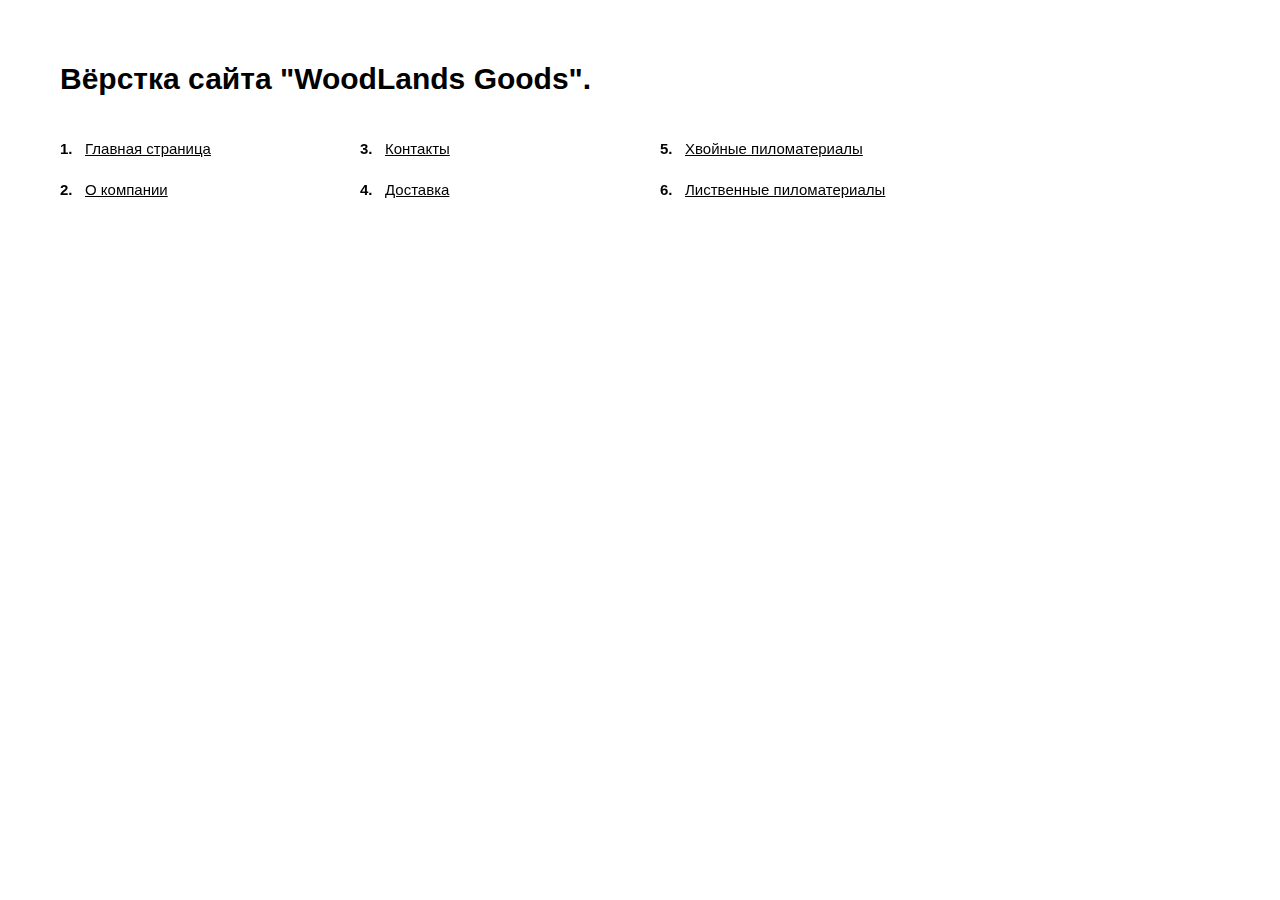
<file: demo_links.html>
<!DOCTYPE html>
<html lang="ru">
	<head>
		<meta http-equiv="Content-Type" content="text/html; charset=utf-8">

		<!-- Адаптирование страницы для мобильных устройств -->
		<meta name="viewport" content="width=device-width, initial-scale=1, maximum-scale=1">

		<!-- Запрет распознования номера телефона -->
		<meta name="format-detection" content="telephone=no">
		<meta name="SKYPE_TOOLBAR" content ="SKYPE_TOOLBAR_PARSER_COMPATIBLE">

		<style>
			*
			{
			    box-sizing: border-box;
			    margin: 0;
			    padding: 0;
			}

			*:before,
			*:after
			{
			    box-sizing: border-box;
			}


			.demo_links
			{
			    padding: 60px;
			}

			.demo_links .title
			{
			    font-family: Arial, 'Helvetica Neue', Helvetica, sans-serif;
			    font-size: 30px;
			    font-weight: 700;
			    line-height: 38px;

			    margin-bottom: 40px;
			}

			.demo_links ol
			{
			    font-family: Arial, 'Helvetica Neue', Helvetica, sans-serif;
			    font-size: 15px;
			    line-height: 21px;

			    counter-reset: li;

			    column-gap: 40px;
			    column-count: 4;
			}

			.demo_links ol li
			{
			    position: relative;

			    display: block;
			    overflow: hidden;

			    padding-left: 25px;

			    list-style-type: none;

			    transform: translateZ(0);

			    --webkit-column-break-inside: avoid;
			    page-break-inside: avoid;
			    break-inside: avoid;
			}

			.demo_links ol li + li
			{
			    margin-top: 20px;
			}

			.demo_links ol li:before
			{
			    color: var(--text_color);
			    font-weight: 700;

			    position: absolute;
			    top: 0;
			    left: 0;

			    content: counters(li, '.') '.';
			    counter-increment: li;
			}


			.demo_links li a
			{
			    color: #000;
			}

			.demo_links li a:hover
			{
			    text-decoration: none;
			}


			@media (max-width: 1279px)
			{
			    .demo_links ol
			    {
			        column-count: 3;
			    }
			}


			@media (max-width: 1023px)
			{
			    .demo_links
			    {
			        padding: 40px;
			    }

			    .demo_links .title
			    {
			        font-size: 28px;
			        line-height: 34px;

			        margin-bottom: 25px;
			    }

			    .demo_links ol
			    {
			        column-count: 2;
			    }
			}


			@media (max-width: 767px)
			{
			    .demo_links
			    {
			        padding: 30px;
			    }

			    .demo_links .title
			    {
			        font-size: 26px;
			        line-height: 32px;
			    }

			    .demo_links ol
			    {
			        column-gap: 40px;
			    }
			}


			@media (max-width: 479px)
			{
			    .demo_links
			    {
			        padding: 20px;
			    }

			    .demo_links .title
			    {
			        font-size: 22px;
			        line-height: 28px;

			        margin-bottom: 25px;
			    }

			    .demo_links ol
			    {
			        column-count: 1;
			    }

			    .demo_links ol li + li
			    {
			        margin-top: 15px;
			    }
			}

		</style>
	</head>

	<body>
		<div class="demo_links">
			<div class="title">Вёрстка сайта "WoodLands Goods".</div>

			<ol>
				<li><a href="./index.html" target="_blank">Главная страница</a></li>
				<li><a href="./about.html" target="_blank">О компании</a></li>
				<li><a href="./contacts.html" target="_blank">Контакты</a></li>
				<li><a href="./delivery.html" target="_blank">Доставка</a></li>
				<li><a href="./service.html" target="_blank">Хвойные пиломатериалы</a></li>
				<li><a href="./service2.html" target="_blank">Лиственные пиломатериалы</a></li>
			</ol>
		</div>
	</body>
</html>
</file>
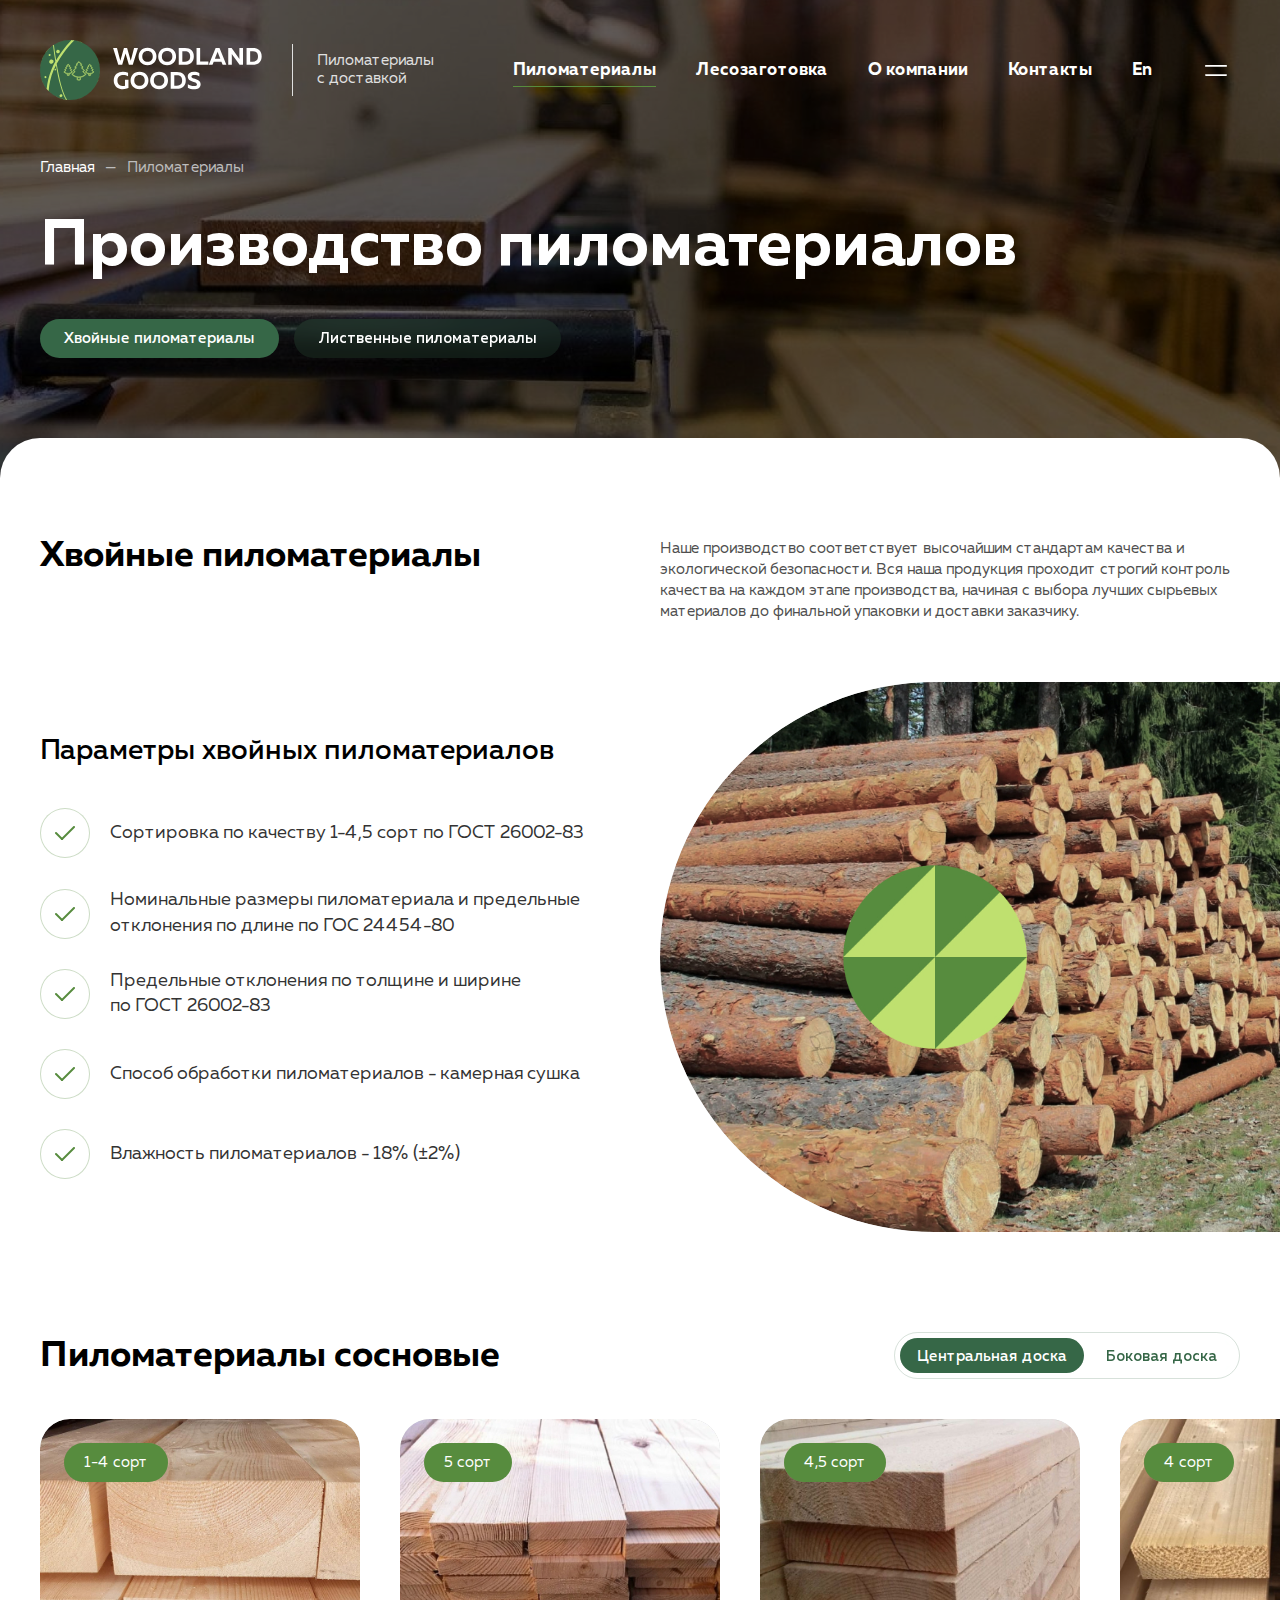
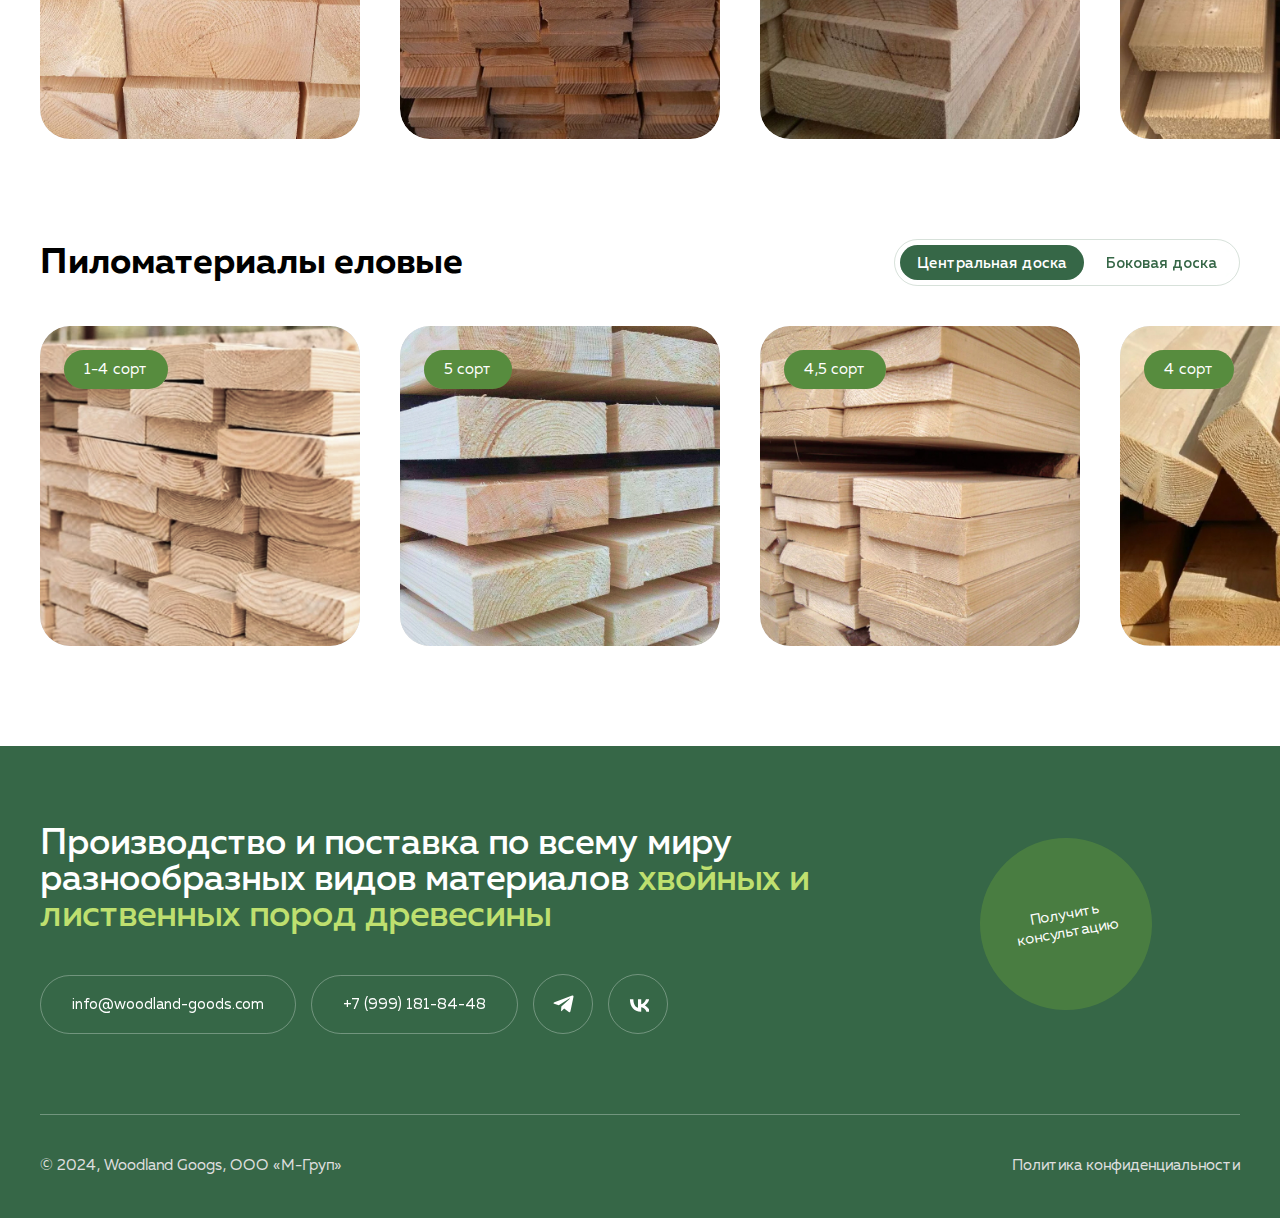
<file: service.html>
<!DOCTYPE html>
<html lang="ru">
	<head>
		<meta http-equiv="Content-Type" content="text/html; charset=utf-8">

		<!-- Adapting the page for mobile devices -->
		<meta name="viewport" content="width=device-width, initial-scale=1, maximum-scale=1">

		<!-- Prohibition of phone number recognition -->
		<meta name="format-detection" content="telephone=no">
		<meta name="SKYPE_TOOLBAR" content ="SKYPE_TOOLBAR_PARSER_COMPATIBLE">

		<!-- Page title -->
		<title>Заголовок страницы</title>

		<!-- Meta description -->
		<meta name="description" content="">

		<!-- Meta Keywords -->
		<meta name="keywords" content="">

		<!-- Changing the color of the mobile browser panel -->
		<meta name="msapplication-TileColor" content="#366747">
		<meta name="theme-color" content="#366747">

		<!-- Connecting style files -->
		<link rel="stylesheet" href="css/swiper-bundle.min.css" async>
		<link rel="stylesheet" href="css/swiper.css" async>
		<link rel="stylesheet" href="css/fancybox.css" async>
		<link rel="stylesheet" href="css/styles.css" async>

		<link rel="stylesheet" href="css/response_1899.css" media="print, (max-width: 1899px)" async>
		<link rel="stylesheet" href="css/response_1439.css" media="print, (max-width: 1439px)" async>
		<link rel="stylesheet" href="css/response_1279.css" media="print, (max-width: 1279px)" async>
		<link rel="stylesheet" href="css/response_1023.css" media="print, (max-width: 1023px)" async>
		<link rel="stylesheet" href="css/response_767.css" media="print, (max-width: 767px)" async>
		<link rel="stylesheet" href="css/response_479.css" media="(max-width: 479px)" async>
	</head>

	<body>
		<div class="wrap">
			<div class="main">
				<header>
					<div class="cont row">
						<a href="/" class="logo">
							<img src="images/logo.svg" alt="">
						</a>

						<div class="slogan">Пиломатериалы<br> с доставкой</div>

						<nav class="menu row">
							<div class="menu_item">
								<a class="active">Пиломатериалы</a>
							</div>

							<div class="menu_item">
								<a href="/">Лесозаготовка</a>
							</div>

							<div class="menu_item">
								<a href="/">О компании</a>
							</div>

							<div class="menu_item">
								<a href="/">Контакты</a>
							</div>
						</nav>

						<div class="langs">
							<a href="/">En</a>
						</div>

						<button class="menu_btn">
							<svg class="icon"><use xlink:href="images/sprite.svg#ic_menu"></use></svg>
						</button>
					</div>
				</header>


				<section class="sidebar_menu">
					<button class="close_btn">
						<svg class="icon"><use xlink:href="images/sprite.svg#ic_close"></use></svg>
					</button>

					<div class="scroll">
						<div class="links">
							<div><a class="active">Главная</a></div>

							<div><a href="/">Пиломатериалы</a></div>

							<div><a href="/">Лесозаготовка</a></div>

							<div><a href="/">О компании</a></div>

							<div><a href="/">Доставка</a></div>

							<div><a href="/">Контакты</a></div>
						</div>

						<div class="langs">
							<a href="/">En</a>
						</div>
					</div>
				</section>


				<section class="page_head">
					<div class="cont">
						<div class="breadcrumbs">
							<a href="/">Главная</a>

							<span class="sep">—</span>

							<span class="current">Пиломатериалы</span>
						</div>

						<h1 class="page_title">Производство пиломатериалов</h1>

						<div class="links">
							<div class="swiper">
								<div class="swiper-wrapper">
									<div class="swiper-slide">
										<a class="active">Хвойные пиломатериалы</a>
									</div>

									<div class="swiper-slide">
										<a href="/">Лиственные пиломатериалы</a>
									</div>
								</div>
							</div>
						</div>
					</div>

					<img src="images/tmp/bg_page_head.jpg" alt="" class="bg" loading="lazy">
				</section>


				<section class="service_info block">
					<div class="cont">
						<div class="block_head">
							<div class="title small">Хвойные пиломатериалы</div>

							<div class="desc text_block big">
								<p>Наше производство соответствует высочайшим стандартам качества и экологической безопасности. Вся наша продукция проходит строгий контроль качества на каждом этапе производства, начиная с выбора лучших сырьевых материалов до финальной упаковки и доставки заказчику.</p>
							</div>
						</div>

						<div class="row">
							<div class="params">
								<div class="title">Параметры хвойных пиломатериалов</div>

								<div class="items">
									<div>
										<div class="icon">
											<svg><use xlink:href="images/sprite.svg#ic_check"></use></svg>
										</div>

										<div>Сортировка по качеству 1-4,5 сорт по ГОСТ 26002-83</div>
									</div>

									<div>
										<div class="icon">
											<svg><use xlink:href="images/sprite.svg#ic_check"></use></svg>
										</div>

										<div>Номинальные размеры пиломатериала и предельные отклонения по длине по ГОС 24454-80</div>
									</div>

									<div>
										<div class="icon">
											<svg><use xlink:href="images/sprite.svg#ic_check"></use></svg>
										</div>

										<div>Предельные отклонения по толщине и ширине<br> по ГОСТ 26002-83</div>
									</div>

									<div>
										<div class="icon">
											<svg><use xlink:href="images/sprite.svg#ic_check"></use></svg>
										</div>

										<div>Способ обработки пиломатериалов - камерная сушка</div>
									</div>

									<div>
										<div class="icon">
											<svg><use xlink:href="images/sprite.svg#ic_check"></use></svg>
										</div>

										<div>Влажность пиломатериалов - 18% (±2%)</div>
									</div>
								</div>
							</div>

							<div class="image">
								<img src="images/tmp/service_info_img1.jpg" alt="" loading="lazy">
							</div>
						</div>
					</div>
				</section>


				<section class="products block tabs_container">
					<div class="cont">
						<div class="head">
							<div class="title">Пиломатериалы сосновые</div>

							<div class="tabs">
								<button data-content="#products2_tab1" data-level="level1" class="btn active">Центральная доска</button>

								<button data-content="#products2_tab2" data-level="level1" class="btn">Боковая доска</button>
							</div>
						</div>

						<div class="tab_content level1 active" id="products2_tab1">
							<div class="swiper">
								<div class="swiper-wrapper">
									<div class="swiper-slide">
										<div class="product">
											<div class="grade">1-4 сорт</div>

											<div class="thumb">
												<img src="images/tmp/product_thumb5.jpg" alt="" loading="lazy">
											</div>
										</div>
									</div>

									<div class="swiper-slide">
										<div class="product">
											<div class="grade">5 сорт</div>

											<div class="thumb">
												<img src="images/tmp/product_thumb6.jpg" alt="" loading="lazy">
											</div>
										</div>
									</div>

									<div class="swiper-slide">
										<div class="product">
											<div class="grade">4,5 сорт</div>

											<div class="thumb">
												<img src="images/tmp/product_thumb7.jpg" alt="" loading="lazy">
											</div>
										</div>
									</div>

									<div class="swiper-slide">
										<div class="product">
											<div class="grade">4 сорт</div>

											<div class="thumb">
												<img src="images/tmp/product_thumb8.jpg" alt="" loading="lazy">
											</div>
										</div>
									</div>
								</div>
							</div>
						</div>

						<div class="tab_content level1" id="products2_tab2">
							<div class="swiper">
								<div class="swiper-wrapper">
									<div class="swiper-slide">
										<div class="product">
											<div class="grade">1-4 сорт</div>

											<div class="thumb">
												<img src="images/tmp/product_thumb5.jpg" alt="" loading="lazy">
											</div>
										</div>
									</div>

									<div class="swiper-slide">
										<div class="product">
											<div class="grade">5 сорт</div>

											<div class="thumb">
												<img src="images/tmp/product_thumb6.jpg" alt="" loading="lazy">
											</div>
										</div>
									</div>

									<div class="swiper-slide">
										<div class="product">
											<div class="grade">4,5 сорт</div>

											<div class="thumb">
												<img src="images/tmp/product_thumb7.jpg" alt="" loading="lazy">
											</div>
										</div>
									</div>

									<div class="swiper-slide">
										<div class="product">
											<div class="grade">4 сорт</div>

											<div class="thumb">
												<img src="images/tmp/product_thumb8.jpg" alt="" loading="lazy">
											</div>
										</div>
									</div>
								</div>
							</div>
						</div>
					</div>
				</section>


				<section class="products block tabs_container">
					<div class="cont">
						<div class="head">
							<div class="title">Пиломатериалы еловые</div>

							<div class="tabs">
								<button data-content="#products1_tab1" data-level="level1" class="btn active">Центральная доска</button>

								<button data-content="#products1_tab2" data-level="level1" class="btn">Боковая доска</button>
							</div>
						</div>

						<div class="tab_content level1 active" id="products1_tab1">
							<div class="swiper">
								<div class="swiper-wrapper">
									<div class="swiper-slide">
										<div class="product">
											<div class="grade">1-4 сорт</div>

											<div class="thumb">
												<img src="images/tmp/product_thumb1.jpg" alt="" loading="lazy">
											</div>
										</div>
									</div>

									<div class="swiper-slide">
										<div class="product">
											<div class="grade">5 сорт</div>

											<div class="thumb">
												<img src="images/tmp/product_thumb2.jpg" alt="" loading="lazy">
											</div>
										</div>
									</div>

									<div class="swiper-slide">
										<div class="product">
											<div class="grade">4,5 сорт</div>

											<div class="thumb">
												<img src="images/tmp/product_thumb3.jpg" alt="" loading="lazy">
											</div>
										</div>
									</div>

									<div class="swiper-slide">
										<div class="product">
											<div class="grade">4 сорт</div>

											<div class="thumb">
												<img src="images/tmp/product_thumb4.jpg" alt="" loading="lazy">
											</div>
										</div>
									</div>
								</div>
							</div>
						</div>

						<div class="tab_content level1" id="products1_tab2">
							<div class="swiper">
								<div class="swiper-wrapper">
									<div class="swiper-slide">
										<div class="product">
											<div class="grade">1-4 сорт</div>

											<div class="thumb">
												<img src="images/tmp/product_thumb1.jpg" alt="" loading="lazy">
											</div>
										</div>
									</div>

									<div class="swiper-slide">
										<div class="product">
											<div class="grade">5 сорт</div>

											<div class="thumb">
												<img src="images/tmp/product_thumb2.jpg" alt="" loading="lazy">
											</div>
										</div>
									</div>

									<div class="swiper-slide">
										<div class="product">
											<div class="grade">4,5 сорт</div>

											<div class="thumb">
												<img src="images/tmp/product_thumb3.jpg" alt="" loading="lazy">
											</div>
										</div>
									</div>

									<div class="swiper-slide">
										<div class="product">
											<div class="grade">4 сорт</div>

											<div class="thumb">
												<img src="images/tmp/product_thumb4.jpg" alt="" loading="lazy">
											</div>
										</div>
									</div>
								</div>
							</div>
						</div>
					</div>
				</section>
			</div>


			<footer>
				<div class="cont row">
					<div class="data">
						<div class="title">Производство и поставка по всему миру разнообразных видов материалов <span>хвойных и лиственных пород древесины</span></div>

						<div class="contacts">
							<div class="email">
								<a href="mailto:info@woodland-goods.com">info@woodland-goods.com</a>
							</div>

							<div class="phone">
								<a href="tel:+7 (999) 181-84-48">+7 (999) 181-84-48</a>
							</div>

							<div class="socials">
								<a href="/" target="_blank" rel="noopener nofollow">
									<svg class="icon"><use xlink:href="images/sprite.svg#ic_telegram"></use></svg>
								</a>

								<a href="/" target="_blank" rel="noopener nofollow">
									<svg class="icon"><use xlink:href="images/sprite.svg#ic_vk"></use></svg>
								</a>
							</div>
						</div>
					</div>

					<button class="consult_btn">Получить<br> консультацию</button>

					<div class="bottom">
						<div class="copyright">&copy; 2024, Woodland Googs, ООО «М-Груп»</div>

						<div class="privacy_policy_link">
							<a href="/">Политика конфиденциальности</a>
						</div>
					</div>
				</div>
			</footer>


			<div class="overlay"></div>
		</div>


		<!-- Connecting javascript files -->
		<script src="js/jquery-3.6.3.min.js"></script>
		<script src="js/functions.js"></script>
		<script src="js/swiper-bundle.min.js"></script>
		<script src="js/fancybox.js"></script>
		<script src="js/imask.js"></script>
		<script src="js/scripts.js"></script>
	</body>
</html>
</file>
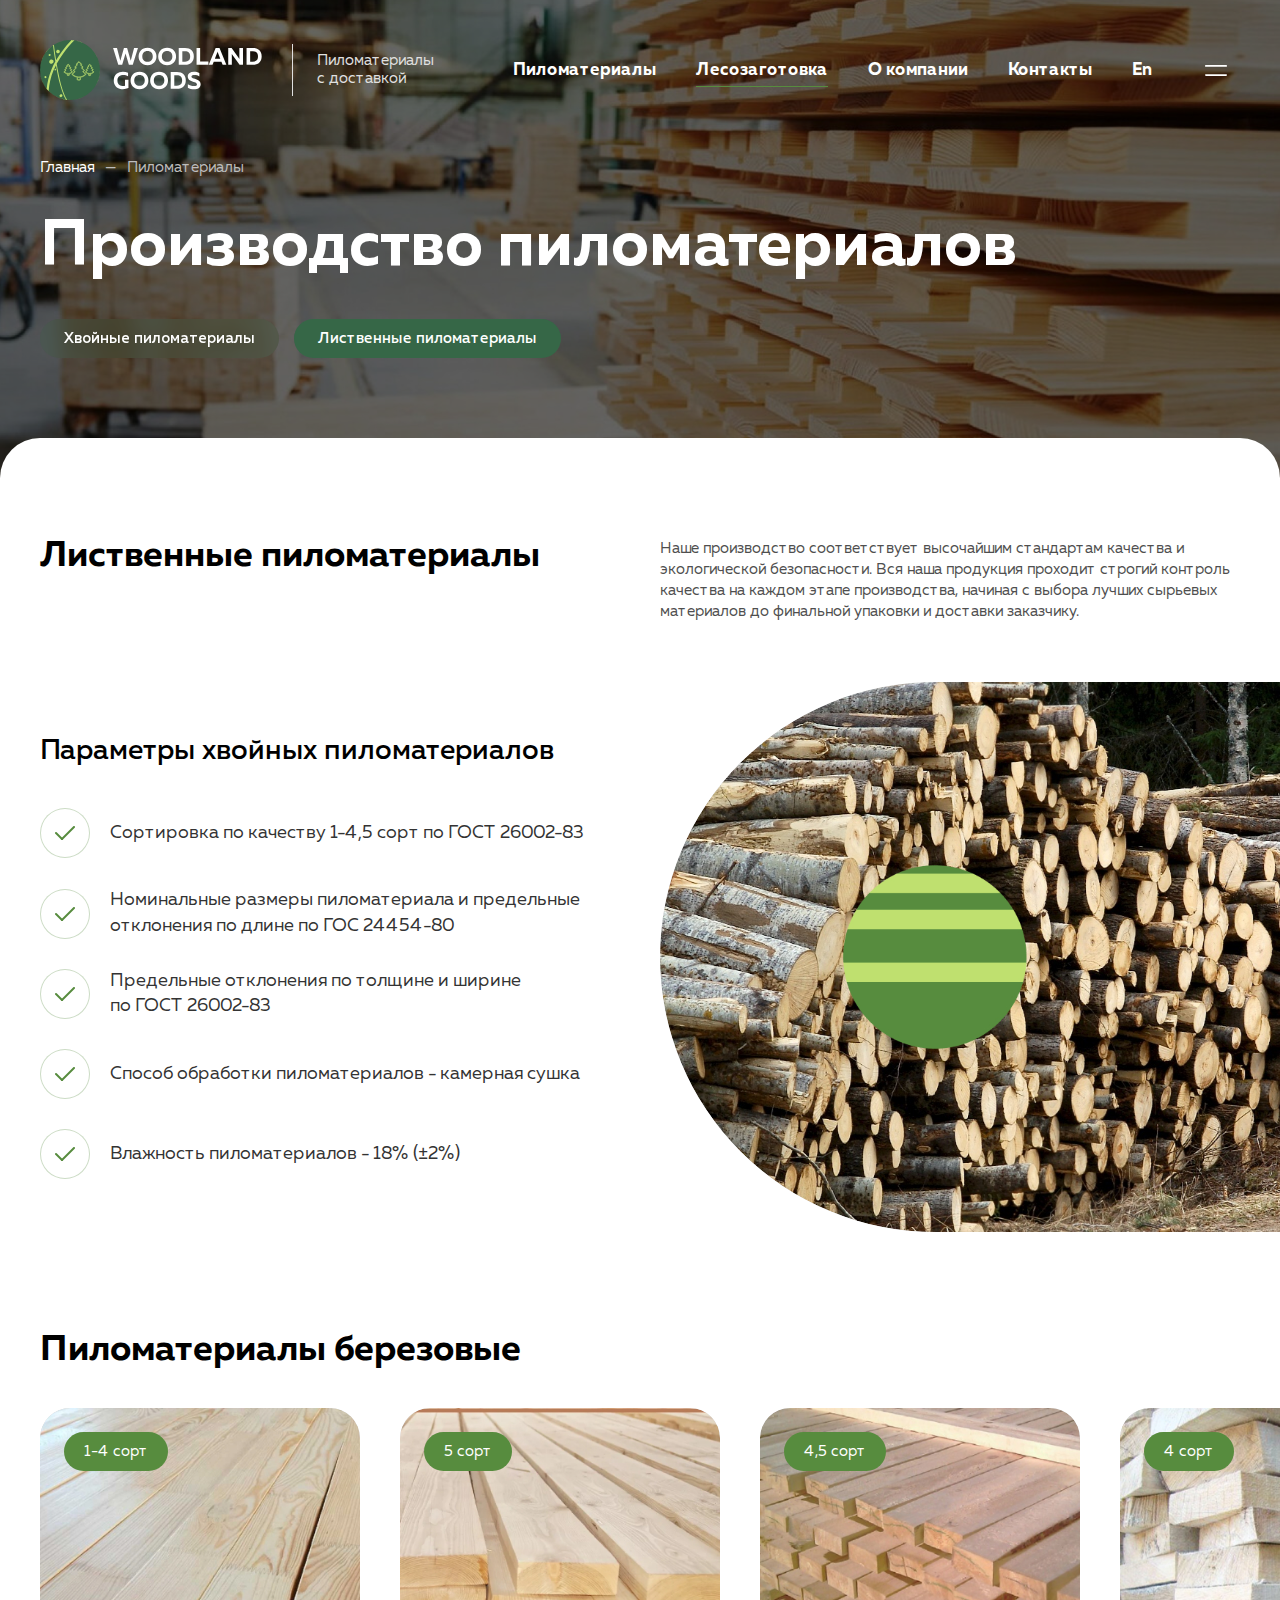
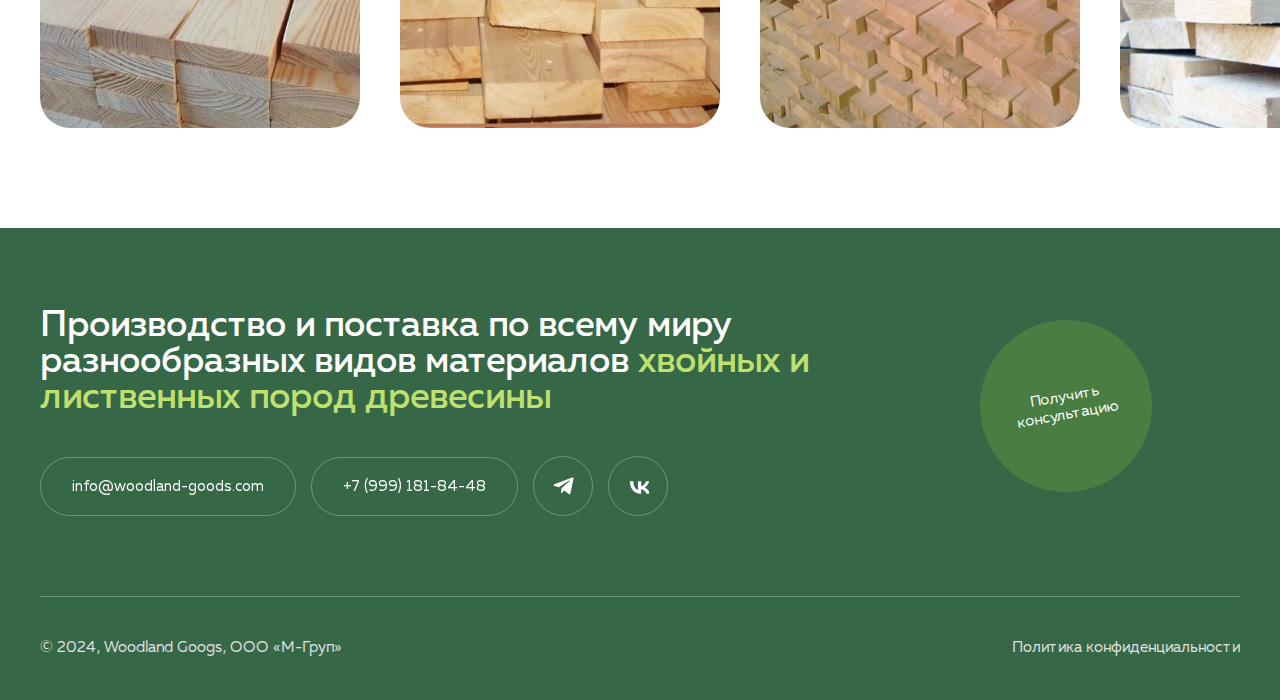
<file: service2.html>
<!DOCTYPE html>
<html lang="ru">
	<head>
		<meta http-equiv="Content-Type" content="text/html; charset=utf-8">

		<!-- Adapting the page for mobile devices -->
		<meta name="viewport" content="width=device-width, initial-scale=1, maximum-scale=1">

		<!-- Prohibition of phone number recognition -->
		<meta name="format-detection" content="telephone=no">
		<meta name="SKYPE_TOOLBAR" content ="SKYPE_TOOLBAR_PARSER_COMPATIBLE">

		<!-- Page title -->
		<title>Заголовок страницы</title>

		<!-- Meta description -->
		<meta name="description" content="">

		<!-- Meta Keywords -->
		<meta name="keywords" content="">

		<!-- Changing the color of the mobile browser panel -->
		<meta name="msapplication-TileColor" content="#366747">
		<meta name="theme-color" content="#366747">

		<!-- Connecting style files -->
		<link rel="stylesheet" href="css/swiper-bundle.min.css" async>
		<link rel="stylesheet" href="css/swiper.css" async>
		<link rel="stylesheet" href="css/fancybox.css" async>
		<link rel="stylesheet" href="css/styles.css" async>

		<link rel="stylesheet" href="css/response_1899.css" media="print, (max-width: 1899px)" async>
		<link rel="stylesheet" href="css/response_1439.css" media="print, (max-width: 1439px)" async>
		<link rel="stylesheet" href="css/response_1279.css" media="print, (max-width: 1279px)" async>
		<link rel="stylesheet" href="css/response_1023.css" media="print, (max-width: 1023px)" async>
		<link rel="stylesheet" href="css/response_767.css" media="print, (max-width: 767px)" async>
		<link rel="stylesheet" href="css/response_479.css" media="(max-width: 479px)" async>
	</head>

	<body>
		<div class="wrap">
			<div class="main">
				<header>
					<div class="cont row">
						<a href="/" class="logo">
							<img src="images/logo.svg" alt="">
						</a>

						<div class="slogan">Пиломатериалы<br> с доставкой</div>

						<nav class="menu row">
							<div class="menu_item">
								<a href="/">Пиломатериалы</a>
							</div>

							<div class="menu_item">
								<a class="active">Лесозаготовка</a>
							</div>

							<div class="menu_item">
								<a href="/">О компании</a>
							</div>

							<div class="menu_item">
								<a href="/">Контакты</a>
							</div>
						</nav>

						<div class="langs">
							<a href="/">En</a>
						</div>

						<button class="menu_btn">
							<svg class="icon"><use xlink:href="images/sprite.svg#ic_menu"></use></svg>
						</button>
					</div>
				</header>


				<section class="sidebar_menu">
					<button class="close_btn">
						<svg class="icon"><use xlink:href="images/sprite.svg#ic_close"></use></svg>
					</button>

					<div class="scroll">
						<div class="links">
							<div><a class="active">Главная</a></div>

							<div><a href="/">Пиломатериалы</a></div>

							<div><a href="/">Лесозаготовка</a></div>

							<div><a href="/">О компании</a></div>

							<div><a href="/">Доставка</a></div>

							<div><a href="/">Контакты</a></div>
						</div>

						<div class="langs">
							<a href="/">En</a>
						</div>
					</div>
				</section>


				<section class="page_head">
					<div class="cont">
						<div class="breadcrumbs">
							<a href="/">Главная</a>

							<span class="sep">—</span>

							<span class="current">Пиломатериалы</span>
						</div>

						<h1 class="page_title">Производство пиломатериалов</h1>

						<div class="links">
							<div class="swiper">
								<div class="swiper-wrapper">
									<div class="swiper-slide">
										<a href="/">Хвойные пиломатериалы</a>
									</div>

									<div class="swiper-slide">
										<a class="active">Лиственные пиломатериалы</a>
									</div>
								</div>
							</div>
						</div>
					</div>

					<img src="images/tmp/bg_page_head2.jpg" alt="" class="bg" loading="lazy">
				</section>


				<section class="service_info block">
					<div class="cont">
						<div class="block_head">
							<div class="title small">Лиственные пиломатериалы</div>

							<div class="desc text_block big">
								<p>Наше производство соответствует высочайшим стандартам качества и экологической безопасности. Вся наша продукция проходит строгий контроль качества на каждом этапе производства, начиная с выбора лучших сырьевых материалов до финальной упаковки и доставки заказчику.</p>
							</div>
						</div>

						<div class="row">
							<div class="params">
								<div class="title">Параметры хвойных пиломатериалов</div>

								<div class="items">
									<div>
										<div class="icon">
											<svg><use xlink:href="images/sprite.svg#ic_check"></use></svg>
										</div>

										<div>Сортировка по качеству 1-4,5 сорт по ГОСТ 26002-83</div>
									</div>

									<div>
										<div class="icon">
											<svg><use xlink:href="images/sprite.svg#ic_check"></use></svg>
										</div>

										<div>Номинальные размеры пиломатериала и предельные отклонения по длине по ГОС 24454-80</div>
									</div>

									<div>
										<div class="icon">
											<svg><use xlink:href="images/sprite.svg#ic_check"></use></svg>
										</div>

										<div>Предельные отклонения по толщине и ширине<br> по ГОСТ 26002-83</div>
									</div>

									<div>
										<div class="icon">
											<svg><use xlink:href="images/sprite.svg#ic_check"></use></svg>
										</div>

										<div>Способ обработки пиломатериалов - камерная сушка</div>
									</div>

									<div>
										<div class="icon">
											<svg><use xlink:href="images/sprite.svg#ic_check"></use></svg>
										</div>

										<div>Влажность пиломатериалов - 18% (±2%)</div>
									</div>
								</div>
							</div>

							<div class="image">
								<img src="images/tmp/service_info_img2.jpg" alt="" loading="lazy">
							</div>
						</div>
					</div>
				</section>


				<section class="products block">
					<div class="cont">
						<div class="head">
							<div class="title">Пиломатериалы березовые</div>
						</div>

						<div class="swiper">
							<div class="swiper-wrapper">
								<div class="swiper-slide">
									<div class="product">
										<div class="grade">1-4 сорт</div>

										<div class="thumb">
											<img src="images/tmp/product_thumb9.jpg" alt="" loading="lazy">
										</div>
									</div>
								</div>

								<div class="swiper-slide">
									<div class="product">
										<div class="grade">5 сорт</div>

										<div class="thumb">
											<img src="images/tmp/product_thumb10.jpg" alt="" loading="lazy">
										</div>
									</div>
								</div>

								<div class="swiper-slide">
									<div class="product">
										<div class="grade">4,5 сорт</div>

										<div class="thumb">
											<img src="images/tmp/product_thumb11.jpg" alt="" loading="lazy">
										</div>
									</div>
								</div>

								<div class="swiper-slide">
									<div class="product">
										<div class="grade">4 сорт</div>

										<div class="thumb">
											<img src="images/tmp/product_thumb12.jpg" alt="" loading="lazy">
										</div>
									</div>
								</div>
							</div>
						</div>
					</div>
				</section>
			</div>


			<footer>
				<div class="cont row">
					<div class="data">
						<div class="title">Производство и поставка по всему миру разнообразных видов материалов <span>хвойных и лиственных пород древесины</span></div>

						<div class="contacts">
							<div class="email">
								<a href="mailto:info@woodland-goods.com">info@woodland-goods.com</a>
							</div>

							<div class="phone">
								<a href="tel:+7 (999) 181-84-48">+7 (999) 181-84-48</a>
							</div>

							<div class="socials">
								<a href="/" target="_blank" rel="noopener nofollow">
									<svg class="icon"><use xlink:href="images/sprite.svg#ic_telegram"></use></svg>
								</a>

								<a href="/" target="_blank" rel="noopener nofollow">
									<svg class="icon"><use xlink:href="images/sprite.svg#ic_vk"></use></svg>
								</a>
							</div>
						</div>
					</div>

					<button class="consult_btn">Получить<br> консультацию</button>

					<div class="bottom">
						<div class="copyright">&copy; 2024, Woodland Googs, ООО «М-Груп»</div>

						<div class="privacy_policy_link">
							<a href="/">Политика конфиденциальности</a>
						</div>
					</div>
				</div>
			</footer>


			<div class="overlay"></div>
		</div>


		<!-- Connecting javascript files -->
		<script src="js/jquery-3.6.3.min.js"></script>
		<script src="js/functions.js"></script>
		<script src="js/swiper-bundle.min.js"></script>
		<script src="js/fancybox.js"></script>
		<script src="js/imask.js"></script>
		<script src="js/scripts.js"></script>
	</body>
</html>
</file>
<file: css/styles.css>
/*-----------
    Fonts
-----------*/
@font-face
{
    font-family: 'Muller';
    font-weight: normal;
    font-style: normal;

    font-display: swap;
    src: url('../fonts/MullerRegular.woff2') format('woff2'),
    url('../fonts/MullerRegular.woff') format('woff'),
    url('../fonts/MullerRegular.ttf') format('truetype');
}

@font-face
{
    font-family: 'Muller';
    font-weight: 500;
    font-style: normal;

    font-display: swap;
    src: url('../fonts/MullerMedium.woff2') format('woff2'),
    url('../fonts/MullerMedium.woff') format('woff'),
    url('../fonts/MullerMedium.ttf') format('truetype');
}

@font-face
{
    font-family: 'Muller';
    font-weight: 700;
    font-style: normal;

    font-display: swap;
    src: url('../fonts/MullerBold.woff2') format('woff2'),
    url('../fonts/MullerBold.woff') format('woff'),
    url('../fonts/MullerBold.ttf') format('truetype');
}



/*------------------
    Reset styles
------------------*/
*
{
    box-sizing: border-box;
    margin: 0;
    padding: 0;

    scroll-margin-top: 24px;
}

*:before,
*:after
{
    box-sizing: border-box;
}

html
{
    -webkit-font-smoothing: antialiased;
    -moz-osx-font-smoothing: grayscale;
        -ms-text-size-adjust: 100%;
    -webkit-text-size-adjust: 100%;
}

body
{
    margin: 0;

    overscroll-behavior: none;
    -webkit-tap-highlight-color: transparent;
    -webkit-overflow-scrolling: touch;
    text-rendering: optimizeLegibility;
    text-decoration-skip: objects;
}

img
{
    border-style: none;
}

textarea
{
    overflow: auto;
}

input,
textarea,
input:active,
textarea:active,
button
{
    margin: 0;

    -webkit-border-radius: 0;
            border-radius: 0;
         outline: none transparent !important;
    box-shadow: none;

    -webkit-appearance: none;
            appearance: none;
    -moz-outline: none !important;
}

input::-webkit-outer-spin-button,
input::-webkit-inner-spin-button
{
    margin: 0;

    -webkit-appearance: none;
}

input[type=number]
{
    -moz-appearance: textfield;
}

:focus
{
    outline: 0;
}

:hover,
:active
{
    -webkit-tap-highlight-color: rgba(0, 0, 0, 0);
    -webkit-touch-callout: none;
}


::-ms-clear
{
    display: none;
}



/*-------------------
    Global styles
-------------------*/
:root
{
    --bg: #fff;
    --scroll_width: 17px;
    --text_color: #000;
    --font_size: 18px;
    --font_size_title: 50px;
    --font_family: 'Muller', 'Arial', sans-serif;
}


::selection
{
    color: #fff;
    background: #366747;
}

::-moz-selection
{
    color: #fff;
    background: #366747;
}


.clear
{
    clear: both;
}

.left
{
    float: left;
}

.right
{
    float: right;
}



html
{
    height: 100%;
    min-height: -moz-available;
    min-height: -webkit-fill-available;
    min-height:         fill-available;
}

html.custom_scroll ::-webkit-scrollbar
{
    width: 10px;
    height: 10px;

    background-color: var(--bg);
}

html.custom_scroll ::-webkit-scrollbar-thumb
{
    background-color: #366747;
}


body
{
    font: var(--font_size) var(--font_family);

    height: 100%;
    min-height: -moz-available;
    min-height: -webkit-fill-available;
    min-height:         fill-available;

    color: var(--text_color);
}

body.lock
{
    overflow: hidden;

    padding-right: var(--scroll_width);
}


button
{
    font-family: inherit;
    font-size: inherit;
    font-weight: inherit;
    line-height: inherit;

    display: inline-block;

    cursor: pointer;
    vertical-align: top;

    color: inherit;
    border: none;
    background: none;
}


.wrap
{
    position: relative;
    z-index: 9;

    display: flex;
    overflow: clip;
    flex-direction: column;

    min-width: 360px;
    min-height: 100%;

    background: var(--bg);
}


.main
{
    display: flex;
    flex: 1 0 auto;
    flex-direction: column;
}


.cont
{
    width: 100%;
    max-width: 1920px;
    margin: 0 auto;
    padding: 0 120px;
}


.row
{
    display: flex;
    align-content: flex-start;
    align-items: flex-start;
    flex-wrap: wrap;
    justify-content: flex-start;
}



.block
{
    margin-bottom: 150px;
}



.modal_btn > *
{
    pointer-events: none;
}



.overlay
{
    position: fixed;
    z-index: 100;
    top: 0;
    left: 0;

    display: none;

    width: 100%;
    height: 100%;

    background: rgba(0, 0, 0, .60);
}



/*----------
    Tabs
----------*/
.tabs
{
    display: flex;
    align-content: stretch;
    align-items: stretch;
    flex-wrap: wrap;
    justify-content: flex-start;

    padding: 5px;

    border: 1px solid rgba(54, 103, 71, .20);
    border-radius: 50px;
}


.tabs .btn
{
    font-weight: 500;

    position: relative;

    display: block;

    padding: 11px 17px 9px;

    transition: .2s linear;

    color: #366747;
    border-radius: 50px;

            backdrop-filter: blur(10px);
    -webkit-backdrop-filter: blur(10px);
}


.tabs .btn + .btn
{
    margin-left: 5px;
}


.tabs .btn:hover,
.tabs .btn.active
{
    color: #fff;
    background: #366747;
}


.tab_content
{
    position: relative;

    visibility: hidden;
    overflow: hidden;

    height: 0;

    pointer-events: none;

    opacity: 0;
}

.tab_content.active
{
    visibility: visible;
    overflow: visible;

    height: auto;

    transition: opacity .5s linear;
    pointer-events: auto;

    opacity: 1;
}



/*------------
    Header
------------*/
header
{
    position: absolute;
    z-index: 9;
    top: 0;
    left: 0;

    width: 100%;
    padding: 60px 0;

    color: #fff;
}


header .cont
{
    align-content: center;
    align-items: center;
    justify-content: space-between;
}



header .logo
{
    display: block;

    text-decoration: none;

    color: currentColor;
}


header .logo img
{
    display: block;
}



header .slogan
{
    line-height: 120%;

    margin-right: auto;
    margin-left: 30px;
    padding: 8px 0 8px 30px;

    color: #e0e0e0;
    border-left: 1px solid #e0e0e0;
}



header .menu
{
    margin-left: auto;
}


header .menu_item + .menu_item
{
    margin-left: 50px;
}


header .menu_item > a
{
    font-size: 20px;
    font-weight: 700;

    position: relative;

    display: block;

    padding: 8px 0;

    text-decoration: none;

    color: currentColor;
}


header .menu_item > a:after
{
    position: absolute;
    bottom: 0;
    left: 0;

    width: 100%;
    height: 1px;

    content: '';
    transition: .2s linear;

    opacity: 0;
    background: #578c3e;
}


header .menu_item > a:hover:after,
header .menu_item > a.active:after
{
    opacity: 1;
}



header .langs
{
    font-size: 20px;
    font-weight: 700;

    margin-left: 40px;
}


header .langs a
{
    position: relative;

    display: inline-block;

    padding: 8px 0;

    vertical-align: top;
    text-decoration: none;

    color: currentColor;
}


header .langs a:after
{
    position: absolute;
    bottom: 0;
    left: 0;

    width: 100%;
    height: 1px;

    content: '';
    transition: .2s linear;

    opacity: 0;
    background: #578c3e;
}


header .langs a:hover:after
{
    opacity: 1;
}



header .menu_btn
{
    display: flex;
    align-content: center;
    align-items: center;
    flex-wrap: wrap;
    justify-content: center;

    width: 60px;
    height: 60px;
    margin-left: 40px;

    transition: border-color .2s linear;

    border: 1px solid transparent;
    border-radius: 50%;
}


header .menu_btn .icon
{
    display: block;

    width: 24px;
    height: 12px;
}


header .menu_btn:hover
{
    border-color: #578c3e;
}



/*------------------
    Sidebar menu
------------------*/
.sidebar_menu
{
    position: fixed;
    z-index: 101;
    top: 0;
    left: 100%;

    width: 667px;
    max-width: 100%;
    height: 100%;
    min-height: -moz-available;
    min-height: -webkit-fill-available;
    min-height:         fill-available;

    transition: transform .3s linear;

    background: #000;
    background: rgba(54, 103, 71, .85);

            backdrop-filter: blur(10px);
    -webkit-backdrop-filter: blur(10px);
}


.sidebar_menu.show
{
    transform: translateX(-100%);
}


.sidebar_menu .close_btn
{
    position: absolute;
    z-index: 5;
    top: 65px;
    right: 120px;

    display: flex;
    align-content: center;
    align-items: center;
    flex-wrap: wrap;
    justify-content: center;

    width: 60px;
    height: 60px;

    color: #fff;
    border: 1px solid rgba(255, 255, 255, .80);
    border-radius: 50%;
}


.sidebar_menu .close_btn .icon
{
    display: block;

    width: 18px;
    height: 18px;
}


.sidebar_menu .scroll
{
    position: relative;
    z-index: 1;

    overflow: auto;

    height: 100%;
    min-height: -moz-available;
    min-height: -webkit-fill-available;
    min-height:         fill-available;
    padding: 253px 100px 100px;

    overscroll-behavior-y: contain;
}


.sidebar_menu .scroll > *
{
    width: 100%;
}


.sidebar_menu .links > * + *
{
    margin-top: 50px;
}


.sidebar_menu .links a
{
    font-size: var(--font_size_title);
    font-weight: 500;
    line-height: normal;

    display: inline-block;

    transition: color .2s linear;
    vertical-align: top;
    text-decoration: none;

    color: #fff;
}


.sidebar_menu .links a:hover,
.sidebar_menu .links a.active
{
    color: rgba(255, 255, 255, .30);
}



.sidebar_menu .langs
{
    display: none;

    margin-top: 30px;
}


.sidebar_menu .langs a
{
    font-size: 28px;
    font-weight: 500;
    line-height: normal;

    display: inline-block;

    transition: color .2s linear;
    vertical-align: top;
    text-decoration: none;

    color: #fff;
}


.sidebar_menu .langs a:hover,
.sidebar_menu .langs a.active
{
    color: rgba(255, 255, 255, .30);
}



/*---------------
    Page head
---------------*/
.page_head
{
    position: relative;

    min-height: 644px;
    margin-bottom: 80px;
    padding: 240px 0 144px;

    color: #fff;
    background: #ddd;
}


.page_head:after
{
    position: absolute;
    z-index: 5;
    bottom: 0;
    left: 0;

    width: 100%;
    height: 50px;

    content: '';
    pointer-events: none;

    border-radius: 60px 60px 0 0;
    background: var(--bg);
}


.page_head:before
{
    position: absolute;
    z-index: 2;
    top: 0;
    left: 0;

    display: block;

    width: 100%;
    height: 100%;

    content: '';
    pointer-events: none;

    background: rgba(0, 0, 0, .60);

    object-fit: cover;
}


.page_head .bg
{
    position: absolute;
    z-index: 1;
    top: 0;
    left: 0;

    display: block;

    width: 100%;
    height: 100%;

    pointer-events: none;

    object-fit: cover;
}


.page_head .cont
{
    position: relative;
    z-index: 3;
}



.breadcrumbs
{
    font-size: 20px;

    margin-bottom: 40px;

    color: #bdbdbd;
}


.breadcrumbs a
{
    text-decoration: none;

    color: #fff;
}


.breadcrumbs .sep
{
    display: inline-block;

    margin: 0 6px;

    vertical-align: top;
}



.page_title
{
    font-size: 90px;
    font-weight: 700;
    line-height: normal;

    display: block;
}



.page_head .links
{
    margin-top: 60px;
}


.page_head .links .swiper
{
    overflow: visible !important;
}


.page_head .links .swiper-slide
{
    width: auto;
}


.page_head .links a
{
    font-size: 20px;
    font-weight: 500;

    display: block;

    padding: 15px 25px;

    transition: background .2s linear;
    text-decoration: none;

    color: currentColor;
    color: #fff;
    border-radius: 50px;
    background: rgba(54, 103, 71, .20);

            backdrop-filter: blur(10px);
    -webkit-backdrop-filter: blur(10px);
}


.page_head .links a:hover,
.page_head .links a.active
{
    background: #366747;
}



/*----------------
    Block head
----------------*/
.block_head
{
    display: flex;
    align-content: flex-start;
    align-items: flex-start;
    flex-wrap: wrap;
    justify-content: space-between;

    margin-bottom: 96px;
}


.block_head .label
{
    width: 100%;
    margin-bottom: 30px;
}


.block_head .label span
{
    font-size: 16px;

    display: inline-block;

    padding: 11px 17px 9px;

    vertical-align: top;

    color: #366747;
    border: 1px solid rgba(54, 103, 71, .20);
    border-radius: 50px;

            backdrop-filter: blur(10px);
    -webkit-backdrop-filter: blur(10px);
}


.block_head .title
{
    font-size: var(--font_size_title);
    font-weight: 700;
    line-height: normal;

    display: block;

    width: 972px;
    max-width: 100%;
}

.block_head .title.small
{
    width: calc(100% - 900px);
}


.block_head .desc
{
    line-height: 140%;

    width: 533px;
    max-width: 100%;
    max-width: 100%;

    color: #4f4f4f;
}

.block_head .desc.big
{
    width: 820px;
}


.block_head .desc a
{
    line-height: 120%;

    display: flex;
    align-content: center;
    align-items: center;
    flex-wrap: wrap;
    justify-content: flex-start;

    transition: color .2s linear;
    text-decoration: none;

    color: #578c3e;
}


.block_head .desc a .icon
{
    display: block;

    width: 8px;
    height: 13px;
    margin-left: 12px;

    transition: transform .2s linear;
}


.block_head .desc a:hover
{
    color: #366747;
}


.block_head .desc a:hover .icon
{
    transform: scale(1.40);
}



/*------------------
    Form elements
------------------*/
.form
{
    --form_border_color: #fff;
    --form_focus_color: #fff;
    --form_error_color: red;
    --form_border_radius: 15px;
    --form_bg_color: #fff;
    --form_placeholder_color: #828282;
}


.form ::-webkit-input-placeholder
{
    color: var(--form_placeholder_color);
}

.form :-moz-placeholder
{
    color: var(--form_placeholder_color);
}

.form ::-moz-placeholder
{
    opacity: 1;
    color: var(--form_placeholder_color);
}

.form :-ms-input-placeholder
{
    color: var(--form_placeholder_color);
}


.form .columns
{
    display: flex;
    align-content: flex-start;
    align-items: flex-start;
    flex-wrap: wrap;
    justify-content: flex-start;

    margin-left: calc(var(--form_columns_offset) * -1);

    --form_columns_offset: 30px;
}

.form .columns > *
{
    width: calc(50% - var(--form_columns_offset));
    margin-left: var(--form_columns_offset);
}


.form .line
{
    margin-bottom: 35px;
}


.form .label
{
    line-height: 140%;

    position: absolute;
    top: 0;
    left: 0;

    display: flex;
    align-content: center;
    align-items: center;
    flex-wrap: wrap;
    justify-content: flex-start;

    height: 65px;
    padding: 0 30px;

    transition: height .2s linear;
    pointer-events: none;

    color: var(--form_placeholder_color);
}

.form .input:focus ~ .label,
.form .input.active ~ .label
{
    height: 36px;
}


.form .field
{
    position: relative;
}


.form .input
{
    font-family: var(--font_family);
    font-size: var(--font_size);

    display: block;

    width: 100%;
    height: 65px;
    padding: 25px 29px 0;

    transition: border-color .2s linear;

    color: var(--text_color);
    border: 1px solid var(--form_border_color);
    border-radius: var(--form_border_radius);
    background: var(--form_bg_color);
}

.form .input:-webkit-autofill
{
    -webkit-box-shadow: inset 0 0 0 50px var(--form_bg_color) !important;
}


.form .input:focus
{
    border-color: var(--form_focus_color);
}


.form .error
{
    border-color: var(--form_error_color);
}


.form .checkbox
{
    font-size: 14px;
    line-height: 140%;

    position: relative;

    display: flex;
    align-content: center;
    align-items: center;
    flex-wrap: wrap;
    justify-content: flex-start;

    min-height: 22px;
    padding-left: 32px;

    cursor: pointer;

    color: #4f4f4f;
}


.form .checkbox input
{
    display: none;
}


.form .checkbox .check
{
    position: absolute;
    top: 0;
    left: 0;

    display: flex;
    align-content: center;
    align-items: center;
    flex-wrap: wrap;
    justify-content: center;

    width: 22px;
    height: 22px;

    color: #578c3e;
    border: 1px solid rgba(87, 140, 62, .30);
    border-radius: 4px;
    background: #fff;
}


.form .checkbox .check svg
{
    display: block;

    width: 12px;
    height: 8px;

    content: '';
    transition: opacity .2s linear;

    opacity: 0;
}


.form .checkbox a
{
    text-decoration: none;

    color: #366747;
}


.form .checkbox input:checked ~ .check svg
{
    opacity: 1;
}


.form .submit
{
    display: flex;
    align-content: flex-start;
    align-items: flex-start;
    flex-wrap: wrap;
    justify-content: space-between;
}


.form .submit .agree
{
    align-self: center;

    width: calc(50% - 15px);
}


.form .submit_btn
{
    line-height: 140%;

    display: block;

    width: calc(50% - 15px);
    padding: 20px;

    color: #fff;
    border-radius: 50px;
    background: #366747;
}



/*----------------
    Typography
----------------*/
.text_block
{
    font-size: var(--font_size);
    line-height: 140%;

    color: #4f4f4f;
}


.text_block > *
{
    margin-bottom: 20px;
}


.text_block > :last-child
{
    margin-bottom: 0 !important;
}

.text_block > :first-child
{
    margin-top: 0 !important;
}


.text_block img
{
    display: block;

    max-width: 100%;
}


.text_block ul li
{
    position: relative;

    display: block;
    overflow: hidden;

    padding-left: 34px;

    list-style-type: none;
}


.text_block ul li + li
{
    margin-top: 12px;
}


.text_block ul li:before
{
    position: absolute;
    top: 11px;
    left: 0;

    display: block;

    width: 14px;
    height: 1px;

    content: '';

    background: #bfe06f;
}



/*-----------------
    Main slider
-----------------*/
.main_slider
{
    position: relative;

    margin-bottom: 80px;

    background: #ddd;
}


.main_slider:after
{
    position: absolute;
    z-index: 5;
    bottom: 0;
    left: 0;

    width: 100%;
    height: 50px;

    content: '';
    pointer-events: none;

    border-radius: 60px 60px 0 0;
    background: var(--bg);
}


.main_slider .swiper.main .swiper-slide
{
    position: relative;
    z-index: 1;
}


.main_slider .swiper.main .swiper-slide.active
{
    z-index: 3;

    pointer-events: auto;
}


.main_slider .swiper.main .swiper-slide:after
{
    position: absolute;
    z-index: 2;
    top: 0;
    left: 0;

    display: block;

    width: 100%;
    height: 100%;

    content: '';
    pointer-events: none;

    background: rgba(0, 0, 0, .60);

    object-fit: cover;
}


.main_slider .swiper.main .bg
{
    position: absolute;
    z-index: 1;
    top: 0;
    left: 0;

    display: block;

    width: 100%;
    height: 100%;

    pointer-events: none;

    object-fit: cover;
}


.main_slider .swiper.main .cont
{
    position: relative;
    z-index: 3;

    display: flex;
    align-content: center;
    align-items: center;
    flex-wrap: wrap;
    justify-content: space-between;

    height: 100vh;
    min-height: 850px;
    padding-top: 190px;
    padding-bottom: 190px;

    color: #fff;
}


.main_slider .swiper.main .title
{
    font-size: 90px;
    font-weight: 700;

    width: 1004px;
    max-width: 100%;
}


.main_slider .swiper.main .info
{
    position: relative;
    top: 55px;

    display: flex;
    align-content: flex-end;
    align-items: flex-end;
    flex-wrap: wrap;
    justify-content: flex-end;

    width: 250px;
    height: 250px;
    padding: 40px 30px;

    transition: transform .4s linear;

    background: #366747;
}


.main_slider .swiper.main .info:hover
{
    transform: scale(1.04);
}


.main_slider .swiper.main .img
{
    position: absolute;
    top: -90px;
    left: -90px;

    display: block;

    width: 250px;
    height: 250px;

    pointer-events: none;

    border-radius: 50%;
}


.main_slider .swiper.main .link
{
    display: flex;
}


.main_slider .swiper.main .link a
{
    line-height: 120%;

    display: flex;
    align-content: center;
    align-items: center;
    flex-wrap: wrap;
    justify-content: flex-start;

    margin-left: auto;

    transition: transform .4s linear;
    text-decoration: none;

    color: currentColor;
}


.main_slider .swiper.main .link .icon
{
    display: block;

    width: 11px;
    height: 18px;
    margin-left: 12px;
}


.main_slider .swiper.main .info:hover .link a
{
    transform: scale(1.12);
}


.main_slider .btns
{
    position: absolute;
    z-index: 3;
    bottom: 170px;
    left: 0;

    width: 100%;
}


.main_slider .btns .swiper
{
    overflow: visible !important;
}


.main_slider .btns .swiper-slide
{
    width: auto;
}


.main_slider .btns .btn
{
    font-size: 20px;
    font-weight: 500;

    display: block;

    padding: 15px 25px;

    transition: background .2s linear;

    color: #fff;
    border-radius: 50px;
    background: rgba(54, 103, 71, .20);

            backdrop-filter: blur(10px);
    -webkit-backdrop-filter: blur(10px);
}


.main_slider .btns .btn:hover,
.main_slider .btns .swiper-slide-thumb-active .btn
{
    background: #366747;
}



/*----------------
    About info
----------------*/
.about_info .row
{
    align-content: stretch;
    align-items: stretch;

    margin-bottom: -30px;
    padding-top: 29px;
}


.about_info .row > *
{
    width: 25%;
    margin-bottom: 30px;
}


.about_info .item
{
    line-height: 120%;

    position: relative;

    display: flex;
    align-content: center;
    align-items: center;
    flex-wrap: wrap;
    justify-content: center;

    height: 448px;
    padding: 80px;

    text-align: center;

    color: #4f4f4f;
}


.about_info .item .val
{
    font-size: var(--font_size_title);
    font-weight: 500;
    line-height: 120%;

    position: relative;
    z-index: 3;

    width: 100%;
    margin-bottom: 20px;

    color: #366747;
}


.about_info .item .bg
{
    position: absolute;
    z-index: 1;
    top: 0;
    left: 0;

    display: block;

    width: calc(100% + 23px);
    height: 100%;

    transition: .25s linear;
    transform: rotate(-30deg);
    pointer-events: none;

    opacity: 0;
}


.about_info .item:nth-child(1) .bg
{
    transition-delay: .1s;
}

.about_info .item:nth-child(2) .bg
{
    transition-delay: .25s;
}

.about_info .item:nth-child(3) .bg
{
    transition-delay: .4s;
}

.about_info .item:nth-child(4) .bg
{
    transition-delay: .55s;
}


.about_info .item.animated .bg
{
    transform: rotate(0);

    opacity: 1;
}



/*-----------
    Video
-----------*/
.video .link
{
    position: relative;

    display: block;

    text-decoration: none;

    color: currentColor;
}


.video .link .thumb
{
    position: relative;

    overflow: hidden;

    padding-bottom: 52.380%;

    border-radius: 30px;
    background: #ddd;
}


.video .link .thumb:after
{
    position: absolute;
    z-index: 2;
    top: 0;
    left: 0;

    display: block;

    width: 100%;
    height: 100%;

    content: '';
    pointer-events: none;

    border-radius: inherit;
    background: rgba(0, 0, 0, .60);

    object-fit: cover;
}


.video .link .thumb img
{
    position: absolute;
    z-index: 1;
    top: 0;
    left: 0;

    display: block;

    width: 100%;
    height: 100%;

    border-radius: inherit;

    object-fit: cover;
}


.video .link .thumb .icon
{
    position: absolute;
    z-index: 3;

    display: flex;
    align-content: center;
    align-items: center;
    flex-wrap: wrap;
    justify-content: center;

    width: 200px;
    height: 200px;
    margin: auto;
    padding-left: 9px;

    transition: .2s linear;

    color: rgba(255, 255, 255, .60);
    border: 1px solid;
    border-radius: 50%;

    inset: 0;
}


.video .link .thumb .icon svg
{
    display: block;

    width: 50px;
    height: 50px;

    transition: .2s linear;

    color: #bdbdbd;
}


.video .link .thumb .icon svg + svg
{
    position: absolute;
    z-index: 2;
    top: 0;
    right: 0;
    bottom: 0;
    left: 9px;

    margin: auto;

    opacity: 0;
    color: #bfe06f;
}


.video .link:hover .thumb .icon
{
    border-color: #366747;
    background: #366747;
}


.video .link:hover .thumb .icon svg
{
    width: 70px;
    height: 70pX;

    opacity: 0;
}

.video .link:hover .thumb .icon svg + svg
{
    opacity: 1;
}



/*--------------
    Services
--------------*/
.services .row
{
    align-content: stretch;
    align-items: stretch;

    margin-bottom: -40px;
    margin-left: -40px;
}


.services .row > *
{
    width: calc(33.333% - 40px);
    margin-bottom: 40px;
    margin-left: 40px;
}


.services .service
{
    position: relative;

    display: block;

    height: 320px;
    padding: 40px;

    transition: .2s linear;
    text-decoration: none;

    color: currentColor;
    border-radius: 30px;
}


.services .service:before
{
    position: absolute;
    z-index: 1;
    top: 50%;
    left: 50%;

    width: 100%;
    height: 100%;

    content: '';
    transition: .2s linear;
    transform: translate(-50%, -50%);

    border-radius: inherit;
    background: #f3f3f3;
}


.services .service > *
{
    position: relative;
    z-index: 2;
}


.services .service .icon
{
    position: relative;

    overflow: hidden;

    width: 100px;
    height: 100px;
    margin-bottom: 72px;

    transition: .2s linear;

    border-radius: 50%;
}


.services .service .icon img
{
    position: absolute;
    z-index: 1;
    top: 0;
    left: 0;

    display: block;

    width: 100%;
    height: 100%;

    border-radius: inherit;

    object-fit: cover;
}


.services .service .name
{
    font-size: 28px;
    font-weight: 500;
    line-height: 120%;
}


.services .service .name span
{
    display: block;

    transition: color .2s linear;

    color: #578c3e;
}


.services .service .desc
{
    line-height: 140%;

    position: absolute;
    bottom: 0;
    left: 0;

    visibility: hidden;
    overflow: hidden;

    width: 460px;
    max-width: 100%;
    padding: 10px;

    transition: .2s linear;
    transform: translate(20px, 20px);
    pointer-events: none;

    opacity: 0;
    color: #f2f2f2;
}


.services .service:hover
{
    padding: 10px;

    color: #fff;
}


.services .service:hover:before
{
    width: calc(100% + 60px);
    height: calc(100% + 60px);

    background: #366747;
    box-shadow: 0 4px 30px 0 rgba(0, 0, 0, .25);
}


.services .service:hover .icon
{
    width: 60px;
    height: 60px;
    margin-bottom: 40px;
}


.services .service:hover .name span
{
    color: #bfe06f;
}


.services .service:hover .desc
{
    visibility: visible;

    transform: none;
    pointer-events: none;

    opacity: 1;
}



/*------------------
    Service info
------------------*/
.service_info .row
{
    justify-content: space-between;

    padding-top: 4px;
}


.service_info .params
{
    align-self: center;

    width: 665px;
    max-width: 100%;
}


.service_info .params .title
{
    font-size: 34px;
    font-weight: 500;
    line-height: 120%;

    margin-bottom: 60px;
}


.service_info .params .items > *
{
    font-size: 22px;
    line-height: 140%;

    position: relative;

    display: flex;
    align-content: center;
    align-items: center;
    flex-wrap: wrap;
    justify-content: flex-start;

    min-height: 50px;
    padding-left: 80px;

    color: #333;
}


.service_info .params .items > * + *
{
    margin-top: 50px;
}


.service_info .params .icon
{
    position: absolute;
    top: 0;
    bottom: 0;
    left: 0;

    display: flex;
    align-content: center;
    align-items: center;
    flex-wrap: wrap;
    justify-content: center;

    width: 50px;
    height: 50px;
    margin: auto 0;

    color: #578c3e;
    border: 1px solid rgba(87, 140, 62, .30);
    border-radius: 50%;
    background: #fff;
}


.service_info .params .icon svg
{
    display: block;

    width: 20px;
    height: 14px;
}


.service_info .image
{
    position: relative;

    overflow: hidden;

    width: 960px;
    height: 750px;
    margin-right: -120px;

    border-radius: 400px 0 0 400px;
    background: #ddd;
}


.service_info .image img
{
    position: absolute;
    z-index: 1;
    top: 0;
    left: 0;

    display: block;

    width: 100%;
    height: 100%;

    border-radius: inherit;

    object-fit: cover;
    object-position: 0 50%;
}



/*--------------
    Products
--------------*/
.products .head
{
    display: flex;
    align-content: center;
    align-items: center;
    flex-wrap: wrap;
    justify-content: space-between;

    margin-bottom: 48px;
}


.products .head .title
{
    font-size: 40px;
    font-weight: 700;
    line-height: normal;

    display: block;
}


.products .swiper
{
    overflow: visible !important;
}


.products .swiper-slide
{
    width: 390px;
}


.products .product
{
    position: relative;

    display: block;

    text-decoration: none;

    color: currentColor;
}


.products .product .grade
{
    font-size: 16px;

    position: absolute;
    z-index: 3;
    top: 30px;
    left: 30px;

    padding: 15px 20px;

    color: #fff;
    border-radius: 50px;
    background: #578c3e;

            backdrop-filter: blur(10px);
    -webkit-backdrop-filter: blur(10px);
}


.products .product .thumb
{
    position: relative;

    overflow: hidden;

    padding-bottom: 100%;

    transition: transform .2s linear;

    border-radius: 30px;
    background: #ddd;
}


.products .product .thumb img
{
    position: absolute;
    z-index: 1;
    top: 0;
    left: 0;

    display: block;

    width: 100%;
    height: 100%;

    border-radius: inherit;

    object-fit: cover;
}


.products .product:hover .thumb
{
    transform: scale(1.06);
}



/*--------------------
    Specialization
--------------------*/
.specialization .row
{
    justify-content: space-between;
}


.specialization .data
{
    width: 713px;
    max-width: 100%;
}


.specialization .data .title
{
    font-size: 34px;
    font-weight: 500;
    line-height: 120%;

    margin-bottom: 60px;
}


.specialization .image
{
    position: relative;

    overflow: hidden;

    width: 960px;
    height: 750px;
    margin-right: -120px;

    border-radius: 400px 0 0 400px;
    background: #ddd;
}


.specialization .image img
{
    position: absolute;
    z-index: 1;
    top: 0;
    left: 0;

    display: block;

    width: 100%;
    height: 100%;

    border-radius: inherit;

    object-fit: cover;
    object-position: 0 50%;
}



/*-------------------
    Delivery info
-------------------*/
.delivery_info .row
{
    justify-content: space-between;

    padding-top: 34px;
}


.delivery_info .data
{
    width: 713px;
    max-width: 100%;
}


.delivery_info .data .title
{
    font-size: 34px;
    font-weight: 500;
    line-height: 120%;

    margin-bottom: 60px;
}


.delivery_info .image
{
    position: relative;

    overflow: hidden;

    width: 960px;
    height: 750px;
    margin-right: -120px;

    border-radius: 400px 0 0 400px;
    background: #ddd;
}


.delivery_info .image img
{
    position: absolute;
    z-index: 1;
    top: 0;
    left: 0;

    display: block;

    width: 100%;
    height: 100%;

    border-radius: inherit;

    object-fit: cover;
    object-position: 0 50%;
}



/*---------------
    Transport
---------------*/
.transport .row
{
    align-content: stretch;
    align-items: stretch;

    margin-bottom: -40px;
    margin-left: -40px;
}


.transport .row > *
{
    width: calc(33.333% - 40px);
    margin-bottom: 40px;
    margin-left: 40px;
}


.transport .item
{
    position: relative;

    border-radius: 30px;
}


.transport .item:before
{
    position: absolute;
    z-index: 1;
    top: 0;
    left: 0;

    width: 100%;
    height: 100%;

    content: '';
    transition: transform .2s linear;
    pointer-events: none;

    border-radius: 30px;
    background: #f3f3f3;
}


.transport .item > *
{
    position: relative;
    z-index: 2;
}


.transport .item .thumb
{
    position: relative;

    overflow: hidden;

    padding-bottom: 67.542%;

    transition: transform .2s linear;

    border-radius: 30px 30px 0 0;
    background: #ddd;
}


.transport .item .thumb img
{
    position: absolute;
    z-index: 1;
    top: 0;
    left: 0;

    display: block;

    width: 100%;
    height: 100%;

    object-fit: cover;
}


.transport .item .info
{
    padding: 40px 27px 38px 40px;
}


.transport .item .name
{
    font-size: 28px;
    font-weight: 500;
    line-height: 120%;

    margin-bottom: 30px;
}


.transport .item .desc
{
    line-height: 140%;

    color: #4f4f4f;
}


.transport .item:hover:before,
.transport .item:hover .thumb
{
    transform: scale(1.04);
}



/*-------------------
    Contacts info
-------------------*/
.contacts_info .data
{
    width: 712px;
    max-width: 100%;
}


.contacts_info .company
{
    font-size: var(--font_size_title);
    font-weight: 700;
    line-height: normal;
}


.contacts_info .phone
{
    font-size: 34px;
    font-weight: 500;
    line-height: 120%;

    margin-top: 79px;

    color: #366747;
}


.contacts_info .phone a
{
    white-space: nowrap;
    text-decoration: none;

    color: currentColor;
}


.contacts_info .email
{
    font-size: 22px;

    margin-top: 30px;

    color: #366747;
}


.contacts_info .email a
{
    white-space: nowrap;
    text-decoration: none;

    color: currentColor;
}


.contacts_info .location
{
    font-size: 22px;
    line-height: 140%;

    margin-top: 60px;

    color: #333;
}


.contacts_info .download
{
    display: flex;

    margin-top: 30px;
}


.contacts_info .download a
{
    line-height: 120%;

    display: flex;
    align-content: center;
    align-items: center;
    flex-wrap: wrap;
    justify-content: flex-start;

    transition: color .2s linear;
    text-decoration: none;

    color: #366747;
}


.contacts_info .download .icon
{
    display: block;

    width: 11px;
    height: 18px;
    margin-left: 12px;

    transition: transform .2s linear;
}


.contacts_info .download a:hover
{
    color: #366747;
}


.contacts_info .download a:hover .icon
{
    transform: scale(1.40);
}


.contacts_info .socials
{
    display: flex;
    align-content: center;
    align-items: center;
    flex-wrap: wrap;
    justify-content: flex-start;

    margin-top: 60px;
}


.contacts_info .socials a
{
    display: flex;
    align-content: center;
    align-items: center;
    flex-wrap: wrap;
    justify-content: center;

    width: 78px;
    height: 78px;

    transition: .2s linear;
    text-decoration: none;

    color: #366747;
    border: 1px solid rgba(54, 103, 71, .20);
    border-radius: 50px;

    -webkit-backdrop-filter: blur(10px);
            backdrop-filter: blur(10px);
}

.contacts_info .socials a + a
{
    margin-left: 15px;
}


.contacts_info .socials .icon
{
    display: block;

    width: 21px;
    height: 24px;
}


.contacts_info .socials a:hover
{
    color: #fff;
    border-color: #578c3e;
    background: #578c3e;
}



.contacts_info .feedback
{
    width: 820px;
    max-width: 100%;
    margin-left: auto;
    padding: 60px;

    border-radius: 30px;
    background: #f3f3f3;
}


.contacts_info .feedback .title
{
    font-size: 34px;
    font-weight: 500;
    line-height: 120%;

    margin-bottom: 58px;
}



.contacts_info #map
{
    position: relative;

    overflow: hidden;

    height: 750px;
    margin-top: 130px;

    background: #ddd;
}



/*------------
    Footer
------------*/
footer
{
    padding: 120px 0 60px;

    color: #fff;
    background: #366747;
}


footer .cont
{
    justify-content: space-between;
}



footer .data
{
    width: 1042px;
    max-width: 100%;
}



footer .title
{
    font-size: var(--font_size_title);
    font-weight: 500;
    line-height: normal;

    margin-bottom: 60px;
}


footer .title span
{
    color: #bfe06f;
}



footer .contacts
{
    display: flex;
    align-content: center;
    align-items: center;
    flex-wrap: wrap;
    justify-content: flex-start;

    margin-bottom: -15px;
    margin-left: -15px;
}


footer .contacts > *
{
    margin-bottom: 15px;
    margin-left: 15px;
}


footer .email a,
footer .phone a
{
    display: block;

    padding: 29px 39px;

    transition: .2s linear;
    white-space: nowrap;
    text-decoration: none;

    color: currentColor;
    border: 1px solid rgba(255, 255, 255, .30);
    border-radius: 50px;

    -webkit-backdrop-filter: blur(10px);
            backdrop-filter: blur(10px);
}


footer .email a:hover,
footer .phone a:hover
{
    border-color: #578c3e;
    background: #578c3e;
}


footer .socials
{
    display: flex;
    align-content: center;
    align-items: center;
    flex-wrap: wrap;
    justify-content: flex-start;
}


footer .socials a
{
    display: flex;
    align-content: center;
    align-items: center;
    flex-wrap: wrap;
    justify-content: center;

    width: 78px;
    height: 78px;

    transition: .2s linear;
    text-decoration: none;

    color: currentColor;
    border: 1px solid rgba(255, 255, 255, .30);
    border-radius: 50px;

    -webkit-backdrop-filter: blur(10px);
            backdrop-filter: blur(10px);
}

footer .socials a + a
{
    margin-left: 15px;
}


footer .socials .icon
{
    display: block;

    width: 21px;
    height: 24px;
}


footer .socials a:hover
{
    border-color: #578c3e;
    background: #578c3e;
}



footer .consult_btn
{
    line-height: 120%;

    display: flex;
    align-content: center;
    align-items: center;
    flex-wrap: wrap;
    justify-content: center;

    width: 200px;
    height: 200px;
    margin-top: 10px;
    margin-right: 170px;

    transition: .2s linear;
    transform: rotate(-10deg);
    text-align: center;

    border-radius: 50%;
    background: rgba(87, 140, 62, .60);
}


footer .consult_btn:hover
{
    transform: rotate(-10deg) scale(1.05);

    background: #578c3e;
}



footer .bottom
{
    line-height: 150%;

    display: flex;
    align-content: center;
    align-items: center;
    flex-wrap: wrap;
    justify-content: space-between;

    width: 100%;
    margin-top: 120px;
    padding-top: 60px;

    color: #e0e0e0;
    border-top: 1px solid rgba(255, 255, 255, .30);
}



footer .privacy_policy_link a
{
    text-decoration: none;

    color: currentColor;
}
</file>
<file: css/response_1899.css>
@media print,
(max-width: 1899px)
{
    /*-------------------
        Global styles
    -------------------*/
    :root
    {
        --font_size: 16px;
        --font_size_title: 40px;
    }


    .cont
    {
        padding: 0 40px;
    }


    .block
    {
        margin-bottom: 120px;
    }



    /*------------
        Header
    ------------*/
    header
    {
        padding: 40px 0;
    }


    header .menu_item + .menu_item
    {
        margin-left: 40px;
    }


    header .menu_item > a,
    header .langs
    {
        font-size: 18px;
    }


    header .menu_btn
    {
        width: 52px;
        height: 52px;
    }



    /*------------------
        Sidebar menu
    ------------------*/
    .sidebar_menu
    {
        width: 520px;
    }


    .sidebar_menu .close_btn
    {
        top: 40px;
        right: 40px;

        width: 52px;
        height: 52px;
    }


    .sidebar_menu .scroll
    {
        padding: 160px 80px 40px;
    }


    .sidebar_menu .links > * + *
    {
        margin-top: 40px;
    }



    /*---------------
        Page head
    ---------------*/
    .page_head
    {
        min-height: 450px;
        padding: 170px 0 120px;
    }



    .breadcrumbs
    {
        font-size: var(--font_size);
    }



    .page_title
    {
        font-size: 80px;
    }



    .page_head .links a
    {
        font-size: 18px;

        padding: 12px 24px;
    }



    /*----------------
        Block head
    ----------------*/
    .block_head
    {
        margin-bottom: 80px;
    }


    .block_head .label
    {
        margin-bottom: 28px;
    }


    .block_head .label span
    {
        font-size: var(--font_size);

        padding: 11px 15px 9px;
    }


    .block_head .title
    {
        width: 788px;
    }

    .block_head .title.small
    {
        width: calc(50% - 20px);
    }


    .block_head .desc
    {
        width: 460px;
    }

    .block_head .desc.big
    {
        width: calc(50% - 20px);
    }



    /*------------------
        Form elements
    ------------------*/
    .form .line
    {
        margin-bottom: 30px;
    }


    .form .label,
    .form .input
    {
        height: 60px;
    }

    .form .input
    {
        padding-top: 23px;
    }



    /*----------------
        Typography
    ----------------*/
    .text_block ul li + li
    {
        margin-top: 10px;
    }


    .text_block ul li:before
    {
        top: 10px;
    }



    /*-----------------
        Main slider
    -----------------*/
    .main_slider .swiper.main .cont
    {
        min-height: 750px;
        padding-top: 170px;
        padding-bottom: 170px;
    }


    .main_slider .swiper.main .title
    {
        font-size: 80px;

        width: 892px;
    }


    .main_slider .swiper.main .info
    {
        top: 40px;

        width: 240px;
        height: 240px;
        padding: 32px 28px;
    }


    .main_slider .swiper.main .img
    {
        width: 240px;
        height: 240px;
    }


    .main_slider .btns
    {
        bottom: 130px;
    }


    .main_slider .btns .btn
    {
        font-size: 18px;

        padding: 12px 24px;
    }



    /*----------------
        About info
    ----------------*/
    .about_info .row
    {
        padding: 0;
    }


    .about_info .item
    {
        height: 368px;
        padding: 50px;
    }



    /*-----------
        Video
    -----------*/
    .video .link .thumb .icon
    {
        transform: scale(.9);
    }



    /*--------------
        Services
    --------------*/
    .services .service
    {
        height: 298px;
    }


    .services .service .icon
    {
        margin-bottom: 60px;
    }


    .services .service .name
    {
        font-size: 24px;
    }



    /*------------------
        Service info
    ------------------*/
    .service_info .row
    {
        padding: 0;
    }


    .service_info .params
    {
        width: calc(50% - 20px);
    }


    .service_info .params .title
    {
        font-size: 32px;

        margin-bottom: 50px;
    }


    .service_info .params .items > *
    {
        font-size: 20px;
    }


    .service_info .params .items > * + *
    {
        margin-top: 40px;
    }


    .service_info .image
    {
        width: calc(50% + 20px);
        height: 600px;
        margin-right: -40px;
    }



    /*--------------
        Products
    --------------*/
    .products .head .title
    {
        font-size: var(--font_size_title);
    }



    /*--------------------
        Specialization
    --------------------*/
    .specialization .data
    {
        width: calc(50% - 20px);
    }


    .specialization .data .title
    {
        font-size: 32px;

        margin-bottom: 50px;
    }


    .specialization .image
    {
        width: calc(50% + 20px);
        height: 600px;
        margin-right: -40px;
    }



    /*-------------------
        Delivery info
    -------------------*/
    .delivery_info .row
    {
        padding: 0;
    }


    .delivery_info .data
    {
        width: calc(50% - 20px);
    }


    .delivery_info .data .title
    {
        font-size: 32px;

        margin-bottom: 50px;
    }


    .delivery_info .image
    {
        width: calc(50% + 20px);
        height: 600px;
        margin-right: -40px;
    }



    /*---------------
        Transport
    ---------------*/
    .transport .item .info
    {
        padding: 30px;
    }


    .transport .item .name
    {
        font-size: 25px;

        margin-bottom: 20px;
    }



    /*-------------------
        Contacts info
    -------------------*/
    .contacts_info .data
    {
        width: calc(50% - 20px);
    }


    .contacts_info .phone
    {
        font-size: 30px;

        margin-top: 60px;
    }


    .contacts_info .email
    {
        font-size: 20px;
    }


    .contacts_info .location
    {
        font-size: 20px;

        margin-top: 50px;
    }


    .contacts_info .socials
    {
        margin-top: 50px;
    }


    .contacts_info .socials a
    {
        width: 68px;
        height: 68px;
    }



    .contacts_info .feedback
    {
        width: calc(50% - 20px);
        padding: 50px;
    }


    .contacts_info .feedback .title
    {
        font-size: 30px;

        margin-bottom: 40px;
    }



    .contacts_info #map
    {
        height: 650px;
        margin-top: 100px;
    }



    /*------------
        Footer
    ------------*/
    footer
    {
        padding: 100px 0 50px;
    }


    footer .data
    {
        width: 876px;
    }


    footer .title
    {
        margin-bottom: 50px;
    }


    footer .email a,
    footer .phone a
    {
        padding: 25px 35px;
    }


    footer .socials a
    {
        width: 68px;
        height: 68px;
    }


    footer .consult_btn
    {
        width: 180px;
        height: 180px;
        margin-top: 12px;
        margin-right: 120px;
    }



    footer .bottom
    {
        margin-top: 100px;
        padding-top: 50px;
    }
}
</file>
<file: css/response_1439.css>
@media print,
(max-width: 1439px)
{
    /*-------------------
        Global styles
    -------------------*/
    :root
    {
        --font_size: 15px;
        --font_size_title: 36px;
    }


    .block
    {
        margin-bottom: 100px;
    }



    /*------------
        Header
    ------------*/
    header .logo img
    {
        height: 60px;
    }


    header .slogan
    {
        margin-left: 24px;
        padding-left: 24px;
    }


    header .menu_item > a,
    header .langs
    {
        font-size: 17px;
    }


    header .menu_btn
    {
        width: 48px;
        height: 48px;
    }


    header .menu_btn .icon
    {
        width: 22px;
        height: 11px;
    }



    /*------------------
        Sidebar menu
    ------------------*/
    .sidebar_menu
    {
        width: 480px;
    }


    .sidebar_menu .close_btn
    {
        width: 48px;
        height: 48px;
    }


    .sidebar_menu .scroll
    {
        padding: 120px 80px 40px;
    }


    .sidebar_menu .links > * + *
    {
        margin-top: 32px;
    }


    .sidebar_menu .links a
    {
        font-size: 30px;
    }



    /*---------------
        Page head
    ---------------*/
    .page_head
    {
        min-height: 400px;
        margin-bottom: 60px;
        padding: 160px 0 120px;
    }

    .page_head:after
    {
        height: 40px;
    }



    .page_title
    {
        font-size: 64px;
    }



    .page_head .links
    {
        margin-top: 40px;
    }


    .page_head .links a
    {
        font-size: var(--font_size);
    }



    /*----------------
        Block head
    ----------------*/
    .block_head
    {
        margin-bottom: 60px;
    }


    .block_head .label
    {
        margin-bottom: 24px;
    }


    .block_head .title
    {
        width: calc(100% - 500px);
    }


    .block_head .desc
    {
        width: 440px;
    }



    /*------------------
        Form elements
    ------------------*/
    .form .columns
    {
        --form_columns_offset: 24px;
    }


    .form .line
    {
        margin-bottom: 24px;
    }


    .form .label
    {
        padding: 0 24px;
    }


    .form .input
    {
        padding-right: 23px;
        padding-left: 23px;
    }


    .form .checkbox
    {
        font-size: 13px;
    }


    .form .submit_btn
    {
        width: calc(50% - 12px);
        padding: 16px 24px;
    }


    .form .submit .agree
    {
        width: calc(50% - 12px);
    }



    /*-----------------
        Main slider
    -----------------*/
    .main_slider
    {
        margin-bottom: 60px;
    }

    .main_slider:after
    {
        height: 40px;
    }


    .main_slider .swiper.main .cont
    {
        min-height: 650px;
        padding-top: 160px;
        padding-bottom: 160px;
    }


    .main_slider .swiper.main .title
    {
        font-size: 64px;

        width: 720px;
    }


    .main_slider .swiper.main .info
    {
        width: 220px;
        height: 220px;
        padding: 28px;
    }


    .main_slider .swiper.main .img
    {
        width: 220px;
        height: 220px;
    }


    .main_slider .btns
    {
        bottom: 90px;
    }


    .main_slider .btns .btn
    {
        font-size: var(--font_size);
    }



    /*----------------
        About info
    ----------------*/
    .about_info .item
    {
        height: 330px;
        padding: 40px;
    }



    /*--------------
        Services
    --------------*/
    .services .row
    {
        margin-bottom: -30px;
        margin-left: -30px;
    }


    .services .row > *
    {
        width: calc(33.333% - 30px);
        margin-bottom: 30px;
        margin-left: 30px;
    }


    .services .service
    {
        height: 261px;
        padding: 30px;
    }


    .services .service .icon
    {
        width: 80px;
        height: 80px;
        margin-bottom: 70px;
    }


    .services .service .name
    {
        font-size: 21px;
    }


    .services .service .desc
    {
        padding: 0 10px;
    }


    .services .service:hover:before
    {
        width: calc(100% + 48px);
        height: calc(100% + 48px);
    }



    /*------------------
        Service info
    ------------------*/
    .service_info .params .title
    {
        font-size: 28px;

        margin-bottom: 40px;
    }


    .service_info .params .items > *
    {
        font-size: 18px;

        padding-left: 70px;
    }


    .service_info .params .items > * + *
    {
        margin-top: 30px;
    }


    .service_info .image
    {
        height: 550px;
    }



    /*--------------
        Products
    --------------*/
    .products .head
    {
        margin-bottom: 40px;
    }


    .products .swiper-slide
    {
        width: 320px;
    }


    .products .product .grade
    {
        font-size: var(--font_size);

        top: 24px;
        left: 24px;

        padding: 12px 20px;
    }



    /*--------------------
        Specialization
    --------------------*/
    .specialization .data .title
    {
        font-size: 28px;

        margin-bottom: 40px;
    }


    .specialization .image
    {
        height: 550px;
    }



    /*-------------------
        Delivery info
    -------------------*/
    .delivery_info .data .title
    {
        font-size: 28px;

        margin-bottom: 40px;
    }


    .delivery_info .image
    {
        height: 550px;
    }



    /*---------------
        Transport
    ---------------*/
    .transport .item .name
    {
        font-size: 24px;
    }



    /*-------------------
        Contacts info
    -------------------*/
    .contacts_info .phone
    {
        font-size: 28px;

        margin-top: 50px;
    }


    .contacts_info .email
    {
        font-size: 18px;
    }


    .contacts_info .location
    {
        font-size: 18px;

        margin-top: 40px;
    }


    .contacts_info .socials
    {
        margin-top: 40px;
    }


    .contacts_info .socials a
    {
        width: 60px;
        height: 60px;
    }



    .contacts_info .feedback
    {
        padding: 40px;
    }


    .contacts_info .feedback .title
    {
        font-size: 28px;

        margin-bottom: 30px;
    }



    .contacts_info #map
    {
        height: 550px;
        margin-top: 80px;
    }



    /*------------
        Footer
    ------------*/
    footer
    {
        padding: 80px 0 40px;
    }


    footer .data
    {
        width: 788px;
    }


    footer .title
    {
        margin-bottom: 40px;
    }


    footer .email a,
    footer .phone a
    {
        padding: 21px 31px;
    }


    footer .socials a
    {
        width: 60px;
        height: 60px;
    }


    footer .consult_btn
    {
        width: 172px;
        height: 172px;
        margin-right: 88px;
    }



    footer .bottom
    {
        margin-top: 80px;
        padding-top: 40px;
    }
}
</file>
<file: css/response_1279.css>
@media print,
(max-width: 1279px)
{
    /*-------------------
        Global styles
    -------------------*/
    html.custom_scroll ::-webkit-scrollbar
    {
        width: 5px;
        height: 5px;
    }


    .cont
    {
        padding: 0 30px;
    }



    /*------------
        Header
    ------------*/
    header
    {
        padding: 30px 0;
    }


    header .menu,
    header .langs
    {
        display: none;
    }



    /*------------------
        Sidebar menu
    ------------------*/
    .sidebar_menu
    {
        width: 400px;
    }


    .sidebar_menu .close_btn
    {
        top: 30px;
        right: 30px;
    }


    .sidebar_menu .scroll
    {
        padding: 115px 60px 40px;
    }


    .sidebar_menu .links a
    {
        font-size: 28px;
    }


    .sidebar_menu .langs
    {
        display: block;
    }



    /*---------------
        Page head
    ---------------*/
    .page_head
    {
        min-height: 360px;
        padding-bottom: 80px;
    }

    .page_head:after
    {
        height: 30px;
    }



    .breadcrumbs
    {
        margin-bottom: 30px;
    }



    .page_title
    {
        font-size: 52px;
    }



    .page_head .links
    {
        margin-top: 30px;
    }



    /*----------------
        Block head
    ----------------*/
    .block_head
    {
        margin-bottom: 48px;
    }


    .block_head .title,
    .block_head .title.small
    {
        width: 100%;
    }


    .block_head .desc,
    .block_head .desc.big
    {
        width: 100%;
        margin-top: 24px;
    }



    /*------------------
        Form elements
    ------------------*/
    .form .submit_btn
    {
        order: 2;

        width: 100%;
    }


    .form .submit .agree
    {
        width: 100%;
        margin-bottom: 20px;
    }



    /*----------------
        Typography
    ----------------*/
    .text_block ul li:before
    {
        top: 9px;
    }



    /*-----------------
        Main slider
    -----------------*/
    .main_slider:after
    {
        height: 30px;
    }


    .main_slider .swiper.main .cont
    {
        padding-top: 140px;
        padding-bottom: 140px;
    }


    .main_slider .swiper.main .title
    {
        font-size: 52px;

        width: 580px;
    }


    .main_slider .swiper.main .info
    {
        width: 200px;
        height: 200px;
        padding: 24px;
    }


    .main_slider .swiper.main .img
    {
        width: 200px;
        height: 200px;
    }


    .main_slider .btns
    {
        bottom: 80px;
    }



    /*----------------
        About info
    ----------------*/
    .about_info .item
    {
        height: 268px;
        padding: 24px;
    }


    .about_info .item .bg
    {
        width: calc(100% + 16px);
    }



    /*-----------
        Video
    -----------*/
    .video .link .thumb .icon
    {
        transform: scale(.75);
    }



    /*--------------
        Services
    --------------*/
    .services .row
    {
        margin-bottom: -24px;
        margin-left: -24px;
    }


    .services .row > *
    {
        width: calc(33.333% - 24px);
        margin-bottom: 24px;
        margin-left: 24px;
    }


    .services .service,
    .services .service:hover
    {
        height: auto;
        padding: 24px;
    }


    .services .service .icon,
    .services .service:hover .icon
    {
        width: 70px;
        height: 70px;
        margin-bottom: 40px;
    }


    .services .service .name
    {
        font-size: 18px;
    }


    .services .service .desc
    {
        font-size: 14px;

        position: relative;

        visibility: visible;

        margin-top: 20px;
        padding: 0;

        transform: none;
        pointer-events: none;

        opacity: 1;
        color: currentColor;
    }


    .services .service:hover:before
    {
        width: calc(100% + 24px);
        height: calc(100% + 24px);
    }



    /*------------------
        Service info
    ------------------*/
    .service_info .params
    {
        width: calc(50% - 15px);
    }


    .service_info .params .title
    {
        font-size: 24px;

        margin-bottom: 30px;
    }


    .service_info .params .items > *
    {
        font-size: 16px;

        min-height: 44px;
        padding-left: 60px;
    }


    .service_info .params .items > * + *
    {
        margin-top: 24px;
    }


    .service_info .params .icon
    {
        width: 44px;
        height: 44px;
    }


    .service_info .params .icon svg
    {
        width: 18px;
        height: 13px;
    }


    .service_info .image
    {
        width: calc(50% + 15px);
        height: 450px;
        margin-right: -30px;
    }



    /*--------------
        Products
    --------------*/
    .products .head
    {
        margin-bottom: 30px;
    }


    .products .swiper-slide
    {
        width: 280px;
    }


    .products .product .grade
    {
        top: 20px;
        left: 20px;

        padding: 10px 20px;
    }



    /*--------------------
        Specialization
    --------------------*/
    .specialization .data
    {
        width: calc(50% - 15px);
    }


    .specialization .data .title
    {
        font-size: 24px;

        margin-bottom: 30px;
    }


    .specialization .image
    {
        width: calc(50% + 15px);
        height: 450px;
        margin-right: -30px;
    }



    /*-------------------
        Delivery info
    -------------------*/
    .delivery_info .data
    {
        width: calc(50% - 15px);
    }


    .delivery_info .data .title
    {
        font-size: 24px;

        margin-bottom: 30px;
    }


    .delivery_info .image
    {
        width: calc(50% + 15px);
        height: 450px;
        margin-right: -30px;
    }



    /*---------------
        Transport
    ---------------*/
    .transport .row
    {
        margin-bottom: -30px;
        margin-left: -30px;
    }


    .transport .row > *
    {
        width: calc(33.333% - 30px);
        margin-bottom: 30px;
        margin-left: 30px;
    }


    .transport .item .info
    {
        padding: 24px;
    }


    .transport .item .name
    {
        font-size: 22px;
    }



    /*-------------------
        Contacts info
    -------------------*/
    .contacts_info .data
    {
        width: calc(50% - 15px);
    }


    .contacts_info .phone
    {
        font-size: 25px;

        margin-top: 40px;
    }


    .contacts_info .email
    {
        font-size: 16px;
    }


    .contacts_info .location
    {
        font-size: 16px;

        margin-top: 30px;
    }


    .contacts_info .socials
    {
        margin-top: 30px;
    }


    .contacts_info .socials a
    {
        width: 52px;
        height: 52px;
    }



    .contacts_info .feedback
    {
        width: calc(50% - 15px);
        padding: 30px;
    }


    .contacts_info .feedback .title
    {
        font-size: 25px;
    }



    .contacts_info #map
    {
        height: 500px;
    }



    /*------------
        Footer
    ------------*/
    footer .data
    {
        width: calc(100% - 240px);
    }


    footer .email a,
    footer .phone a
    {
        padding: 17px 27px;
    }


    footer .socials a
    {
        width: 52px;
        height: 52px;
    }


    footer .consult_btn
    {
        width: 160px;
        height: 160px;
        margin-top: 0;
        margin-right: 0;
    }
}
</file>
<file: css/response_1023.css>
@media print,
(max-width: 1023px)
{
    /*-------------------
        Global styles
    -------------------*/
    :root
    {
        --font_size: 15px;
        --font_size_title: 32px;
    }



    /*---------------
        Page head
    ---------------*/
    .page_head
    {
        min-height: 0;
    }



    .page_title
    {
        font-size: 48px;
    }



    .page_head .links a
    {
        padding: 12px 24px;
    }



    /*-----------------
        Main slider
    -----------------*/
    .main_slider .swiper.main .cont
    {
        height: auto;
    }


    .main_slider .swiper.main .title
    {
        font-size: 48px;

        width: 100%;
    }


    .main_slider .swiper.main .info
    {
        top: 0;

        width: auto;
        height: auto;
        margin-top: 30px;
        padding: 0;
    }


    .main_slider .swiper.main .link a
    {
        padding: 12px 24px;
    }


    .main_slider .swiper.main .img
    {
        display: none;
    }



    /*----------------
        About info
    ----------------*/
    .about_info .row
    {
        margin-left: -30px;
    }


    .about_info .row > *
    {
        width: calc(50% - 30px);
        margin-left: 30px;
    }


    .about_info .item
    {
        height: 340px;
        padding: 30px;
    }


    .about_info .item .bg
    {
        width: 100%;
    }



    /*-----------
        Video
    -----------*/
    .video .link .thumb .icon
    {
        transform: scale(.55);
    }



    /*----------------
        Block head
    ----------------*/
    .block_head .label span
    {
        font-size: 14px;
    }



    /*--------------
        Services
    --------------*/
    .services .row > *
    {
        width: calc(50% - 24px);
    }



    /*------------------
        Service info
    ------------------*/
    .service_info .params
    {
        width: 100%;
    }


    .service_info .params .title
    {
        font-size: 22px;
    }


    .service_info .params .items > *
    {
        font-size: var(--font_size);

        min-height: 40px;
    }


    .service_info .params .items > * + *
    {
        margin-top: 20px;
    }


    .service_info .params .icon
    {
        width: 40px;
        height: 40px;
    }


    .service_info .image
    {
        width: calc(100% + 30px);
        height: auto;
        margin-top: 45px;
        margin-right: -30px;
        padding-bottom: 56%;
    }



    /*--------------
        Products
    --------------*/
    .products .head .title
    {
        width: 100%;
    }


    .products .head .tabs
    {
        margin-top: 20px;
    }


    .products .swiper-slide
    {
        width: 260px;
    }



    /*--------------------
        Specialization
    --------------------*/
    .specialization .data
    {
        width: 100%;
    }


    .specialization .data .title
    {
        font-size: 22px;
    }


    .specialization .image
    {
        width: calc(100% + 30px);
        height: auto;
        margin-top: 45px;
        margin-right: -30px;
        padding-bottom: 56%;
    }



    /*-------------------
        Delivery info
    -------------------*/
    .delivery_info .data
    {
        width: 100%;
    }


    .delivery_info .data .title
    {
        font-size: 22px;
    }


    .delivery_info .image
    {
        width: calc(100% + 30px);
        height: auto;
        margin-top: 45px;
        margin-right: -30px;
        padding-bottom: 56%;
    }



    /*---------------
        Transport
    ---------------*/
    .transport .row > *
    {
        width: calc(50% - 30px);
    }



    /*-------------------
        Contacts info
    -------------------*/
    .contacts_info .data
    {
        width: 100%;
    }


    .contacts_info .phone
    {
        font-size: 24px;
    }



    .contacts_info .feedback
    {
        width: 100%;
        margin-top: 60px;
        padding: 45px;
    }



    /*------------
        Footer
    ------------*/
    footer
    {
        padding-bottom: 30px;
    }


    footer .data
    {
        width: 100%;
    }


    footer .consult_btn
    {
        width: 100%;
        height: auto;
        margin-top: 24px;
        padding: 16px 24px;

        transform: none;

        border-radius: 30px;
    }


    footer .consult_btn br
    {
        display: none;
    }


    footer .consult_btn:hover
    {
        transform: none;

        background: #578c3e;
    }


    footer .bottom
    {
        margin-top: 60px;
        padding-top: 30px;
    }
}
</file>
<file: css/response_767.css>
@media print,
(max-width: 767px)
{
    /*-------------------
        Global styles
    -------------------*/
    :root
    {
        --font_size: 15px;
        --font_size_title: 28px;
    }


    .block
    {
        margin-bottom: 80px;
    }



    /*------------
        Header
    ------------*/
    header .logo img
    {
        height: 45px;
    }


    header .slogan
    {
        font-size: 12px;

        margin-left: 20px;
        padding: 4px 0 4px 20px;
    }


    header .menu_btn
    {
        width: 45px;
        height: 45px;
        margin-left: auto;
    }



    /*------------------
        Sidebar menu
    ------------------*/
    .sidebar_menu
    {
        width: 375px;
    }


    .sidebar_menu .close_btn
    {
        width: 45px;
        height: 45px;
    }


    .sidebar_menu .scroll
    {
        padding: 115px 30px 30px;
    }



    /*---------------
        Page head
    ---------------*/
    .page_head
    {
        margin-bottom: 40px;
        padding-top: 150px;
    }



    .page_title
    {
        font-size: 44px;
    }



    /*----------------
        Block head
    ----------------*/
    .block_head
    {
        margin-bottom: 40px;
    }


    .block_head .desc
    {
        margin-top: 20px;
    }



    /*------------------
        Form elements
    ------------------*/
    .form .columns > *
    {
        width: calc(100% - var(--form_columns_offset));
    }


    .form .line
    {
        margin-bottom: 15px;
    }



    /*-----------------
        Main slider
    -----------------*/
    .main_slider
    {
        margin-bottom: 40px;
    }


    .main_slider .swiper.main .cont
    {
        align-content: flex-start;
        align-items: flex-start;

        min-height: 600px;
        padding-top: 150px;
        padding-bottom: 150px;
    }


    .main_slider .swiper.main .title
    {
        font-size: 44px;
    }

    .main_slider .swiper.main .title br
    {
        display: none;
    }


    .main_slider .btns
    {
        bottom: 70px;
    }



    /*----------------
        About info
    ----------------*/
    .about_info .item
    {
        height: 200px;
        padding: 30px 15px;
    }


    .about_info .item .val
    {
        margin-bottom: 12px;
    }



    /*-----------
        Video
    -----------*/
    .video .link .thumb .icon
    {
        transform: scale(.4);
    }



    /*--------------
        Services
    --------------*/
    .services .row
    {
        margin-left: 0;
    }


    .services .row > *
    {
        width: 100%;
        margin-left: 0;
    }


    .services .service .icon,
    .services .service:hover .icon
    {
        width: 60px;
        height: 60px;
        margin-bottom: 30px;
    }



    /*------------------
        Service info
    ------------------*/
    .service_info .image
    {
        margin-top: 30px;
        padding-bottom: 75%;
    }



    /*--------------
        Products
    --------------*/
    .products .swiper-slide
    {
        width: 240px;
    }



    /*--------------------
        Specialization
    --------------------*/
    .specialization .image
    {
        margin-top: 30px;
        padding-bottom: 75%;
    }



    /*-------------------
        Delivery info
    -------------------*/
    .delivery_info .image
    {
        margin-top: 30px;
        padding-bottom: 75%;
    }



    /*---------------
        Transport
    ---------------*/
    .transport .row
    {
        margin-left: 0;
    }


    .transport .row > *
    {
        width: 100%;
        margin-left: 0;
    }


    .transport .item .info
    {
        padding: 30px;
    }



    /*-------------------
        Contacts info
    -------------------*/
    .contacts_info .phone
    {
        font-size: 22px;

        margin-top: 30px;
    }


    .contacts_info .email,
    .contacts_info .location
    {
        font-size: 15px;
    }


    .contacts_info .download .icon
    {
        width: 9px;
        height: 14px;
        margin-left: 10px;
    }


    .contacts_info .socials a
    {
        width: 47px;
        height: 47px;
    }



    .contacts_info .feedback
    {
        margin-top: 45px;
        padding: 30px;
    }


    .contacts_info .feedback .title
    {
        font-size: 22px;

        margin-bottom: 20px;
    }


    .contacts_info #map
    {
        height: 450px;
    }



    /*------------
        Footer
    ------------*/
    footer
    {
        padding: 70px 0 30px;
    }


    footer .email a,
    footer .phone a
    {
        padding: 15px 23px;
    }


    footer .socials a
    {
        width: 47px;
        height: 47px;
    }


    footer .consult_btn
    {
        margin-top: 30px;
        padding: 15px 20px;
    }


    footer .bottom
    {
        margin-top: 50px;
    }


    footer .copyright
    {
        width: 100%;

        text-align: center;
    }


    footer .privacy_policy_link
    {
        width: 100%;
        margin-top: 10px;

        text-align: center;
    }
}
</file>
<file: css/response_479.css>
@media (max-width: 479px)
{
    /*-------------------
        Global styles
    -------------------*/
    :root
    {
        --font_size: 14px;
        --font_size_title: 25px;
    }


    .cont
    {
        padding: 0 24px;
    }


    .block
    {
        margin-bottom: 60px;
    }



    /*----------
        Tabs
    ----------*/
    .tabs .btn
    {
        padding: 11px 16px 9px;
    }


    .tabs .btn + .btn
    {
        margin-left: 4px;
    }



    /*------------
        Header
    ------------*/
    header
    {
        z-index: 102;
    }


    .lock header
    {
        pointer-events: none;
    }


    header .logo img
    {
        height: 40px;
    }


    header .slogan
    {
        font-size: 10px;

        margin-left: 10px;
        padding: 2px 0 2px 10px;
    }


    header .menu_btn
    {
        width: 40px;
        height: 40px;

        transition: .2s linear;
    }


    header .menu_btn.active
    {
        visibility: hidden;

        pointer-events: none;

        opacity: 0;
    }



    /*------------------
        Sidebar menu
    ------------------*/
    .sidebar_menu
    {
        width: 100%;
    }


    .sidebar_menu .close_btn
    {
        right: 24px;

        width: 40px;
        height: 40px;
    }



    /*---------------
        Page head
    ---------------*/
    .page_head
    {
        margin-bottom: 30px;
        padding-top: 145px;
    }



    .page_title
    {
        font-size: 38px;
    }



    .page_head .links a
    {
        padding: 10px 20px;
    }



    /*-----------------
        Main slider
    -----------------*/
    .main_slider
    {
        margin-bottom: 30px;
    }


    .main_slider .swiper.main .cont
    {
        min-height: 550px;
        padding-top: 145px;
        padding-bottom: 145px;
    }


    .main_slider .swiper.main .title
    {
        font-size: 38px;
    }


    .main_slider .swiper.main .link a
    {
        padding: 10px 20px;
    }



    /*----------------
        About info
    ----------------*/
    .about_info .row
    {
        justify-content: center;

        margin-bottom: -24px;
        margin-left: 0;
    }


    .about_info .row > *
    {
        width: 300px;
        max-width: 100%;
        margin-bottom: 24px;
        margin-left: 0;
    }


    .about_info .item
    {
        height: 308px;
        padding: 30px;
    }


    .about_info .item .val
    {
        font-size: 28px;
    }



    /*-----------
        Video
    -----------*/
    .video .cont
    {
        padding: 0;
    }


    .video .link .thumb
    {
        border-radius: 0;
    }



    /*------------------
        Service info
    ------------------*/
    .service_info .params .title
    {
        font-size: 20px;
    }


    .service_info .params .items > *
    {
        min-height: 36px;
        padding-left: 50px;
    }


    .service_info .params .icon
    {
        width: 36px;
        height: 36px;
    }


    .service_info .params .icon svg
    {
        width: 16px;
        height: 12px;
    }


    .service_info .params .items br
    {
        display: none;
    }



    /*-------------------
        Delivery info
    -------------------*/
    .delivery_info .data .title
    {
        font-size: 20px;
    }



    /*---------------
        Transport
    ---------------*/
    .transport .item .info
    {
        padding: 24px;
    }


    .transport .item .name
    {
        font-size: 20px;
    }



    /*-------------------
        Contacts info
    -------------------*/
    .contacts_info .phone
    {
        font-size: 20px;
    }



    .contacts_info .feedback
    {
        width: calc(100% + 60px);
        max-width: calc(100% + 60px);
        margin-right: -30px;
        margin-left: -30px;
        padding: 45px 30px;

        border-radius: 0;
    }


    .contacts_info .feedback .title
    {
        font-size: 22px;

        margin-bottom: 20px;
    }


    .contacts_info #map
    {
        height: 400px;
        margin-top: 0;
    }



    /*------------
        Footer
    ------------*/
    footer
    {
        padding-top: 60px;
    }
}
</file>
